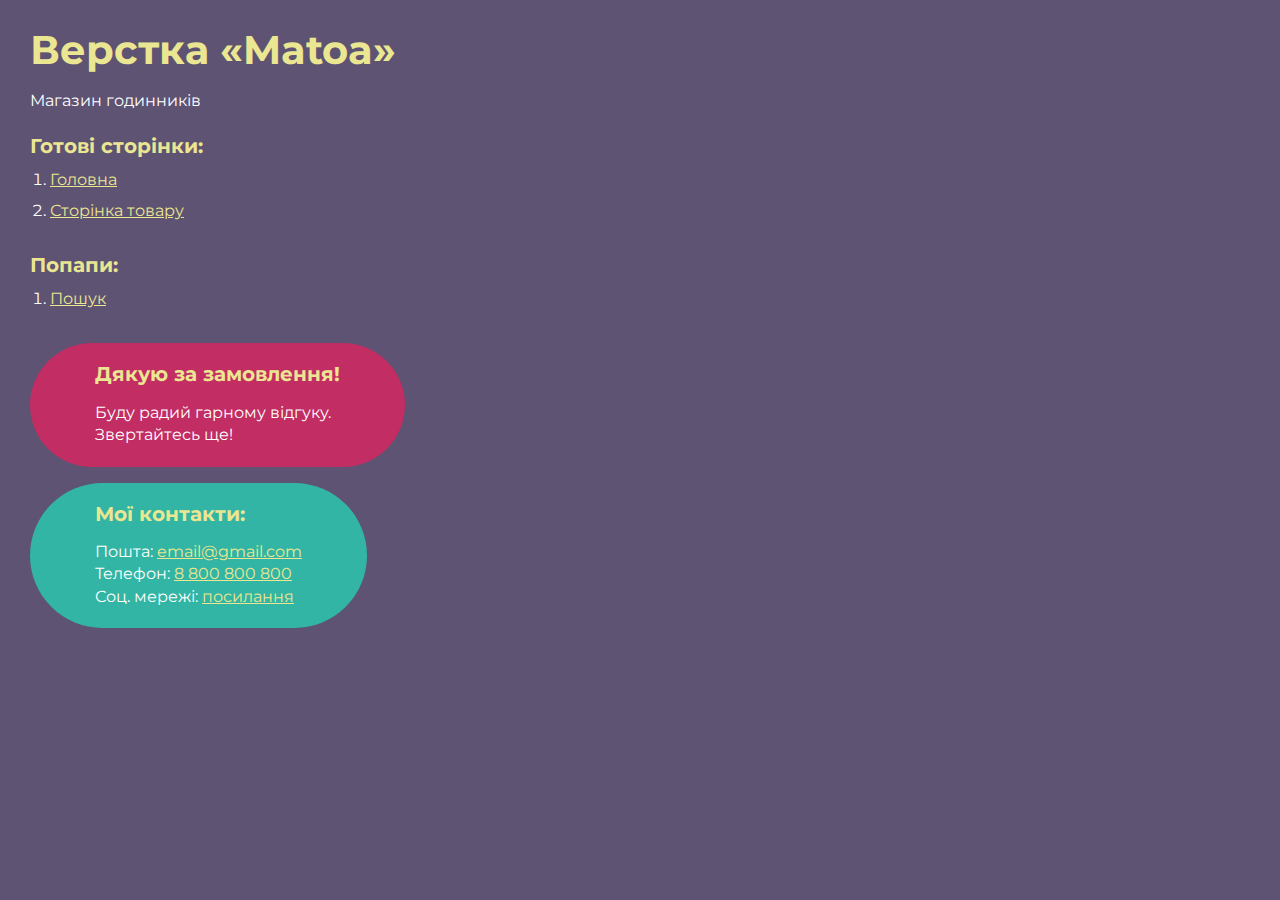
<file: index.html>
<!DOCTYPE html>
<html>

<head>
	<meta charset="UTF-8">
	<meta name="viewport" content="width=device-width, initial-scale=1.0">
	<title>Верстка «Matoa»</title>
</head>

<body>
	<div class="rootpage">
		<h1>Верстка «Matoa»</h1>
		<div class="rootpage__info">
			Магазин годинників
		</div>
		<h2>Готові сторінки:</h2>
		<ol class="rootpage__list">
			<li><a target="_blank" href="home.html">Головна</a></li>
			<li><a target="_blank" href="product.html">Сторінка товару</a></li>
		</ol>
		<h2>Попапи:</h2>
		<ol class="rootpage__list">
			<li><a target="_blank" href="home.html#search">Пошук</a></li>
		</ol>
		<div class="rootpage__tnx">
			<h2>Дякую за замовлення!</h2>
			<p>Буду радий гарному відгуку.</p>
			<p>Звертайтесь ще!</p>
		</div>
		<div class="rootpage__contacts">
			<h2>Мої контакти:</h2>
			<p>Пошта: <a href="mailto:email@gmail.com">email@gmail.com</a></p>
			<p>Телефон: <a href="tel:8800800800">8 800 800 800</a></p>
			<p>Соц. мережі: <a href="">посилання</a></p>
		</div>
	</div>
</body>
<style>
	@charset "UTF-8";
	@import url("https://fonts.googleapis.com/css?family=Montserrat:regular,700&display=swap");

	*,
	*::before,
	*::after {
		padding: 0px;
		margin: 0px;
		border: 0px;
		box-sizing: border-box;
	}

	html,
	body {
		height: 100%;
		margin: 0;
		padding: 0;
		min-width: 320px;
		width: 100%;
		color: #fff;
		background-color: #5e5373;
	}

	body {
		font-family: Montserrat;
		font-size: 100%;
		line-height: 1;
		font-size: 1rem;
	}

	a {
		text-decoration: underline;
		color: #ebe691
	}

	a:visited {
		text-decoration: underline;
		color: #aaa768;
	}

	a:hover {
		text-decoration: none;
	}

	ul li {
		list-style: none;
	}

	img {
		vertical-align: top;
	}

	.wrapper {
		width: 100%;
		min-height: 100%;
		overflow: hidden;
	}

	.rootpage {
		padding: 30px;
		display: flex;
		flex-direction: column;
		align-items: flex-start;
	}

	@media (max-width: 767px) {
		.rootpage {
			padding: 30px 15px;
		}
	}

	h1 {
		color: #ebe691;
		font-size: 2.5rem;
		margin: 0px 0px 1.25rem 0px;
	}

	@media (max-width: 767px) {
		h1 {
			font-size: 1.85rem;
			margin: 0px 0px 1.25rem 0px;
		}
	}

	h2 {
		color: #ebe691;
		font-size: 1.25rem;
		margin: 0px 0px 1rem 0px;
	}

	@media (max-width: 767px) {
		h2 {
			font-size: 1.125rem;
			margin: 0px 0px 1rem 0px;
		}
	}

	.rootpage__info {
		line-height: 140%;
		margin: 0px 0px 1.5rem 0px;
	}

	.rootpage__list {
		margin: 0px 0px 2.25rem 1.25rem;
	}

	.rootpage__list li:not(:last-child) {
		margin: 0px 0px 15px 0px;
	}

	.rootpage__contacts,
	.rootpage__tnx {
		border-radius: 200px;
		padding: 20px 65px;
		line-height: 140%;
	}

	@media (max-width: 767px) {

		.rootpage__contacts,
		.rootpage__tnx {
			border-radius: 40px;
			padding: 20px;
		}
	}

	.rootpage__contacts {
		background: #32b5a4;

	}

	.rootpage__contacts a {
		color: #ebe691;
	}

	.rootpage__tnx {
		background: #c22d63;
		margin: 0px 0px 1rem 0px;
	}
</style>

</html>
</file>
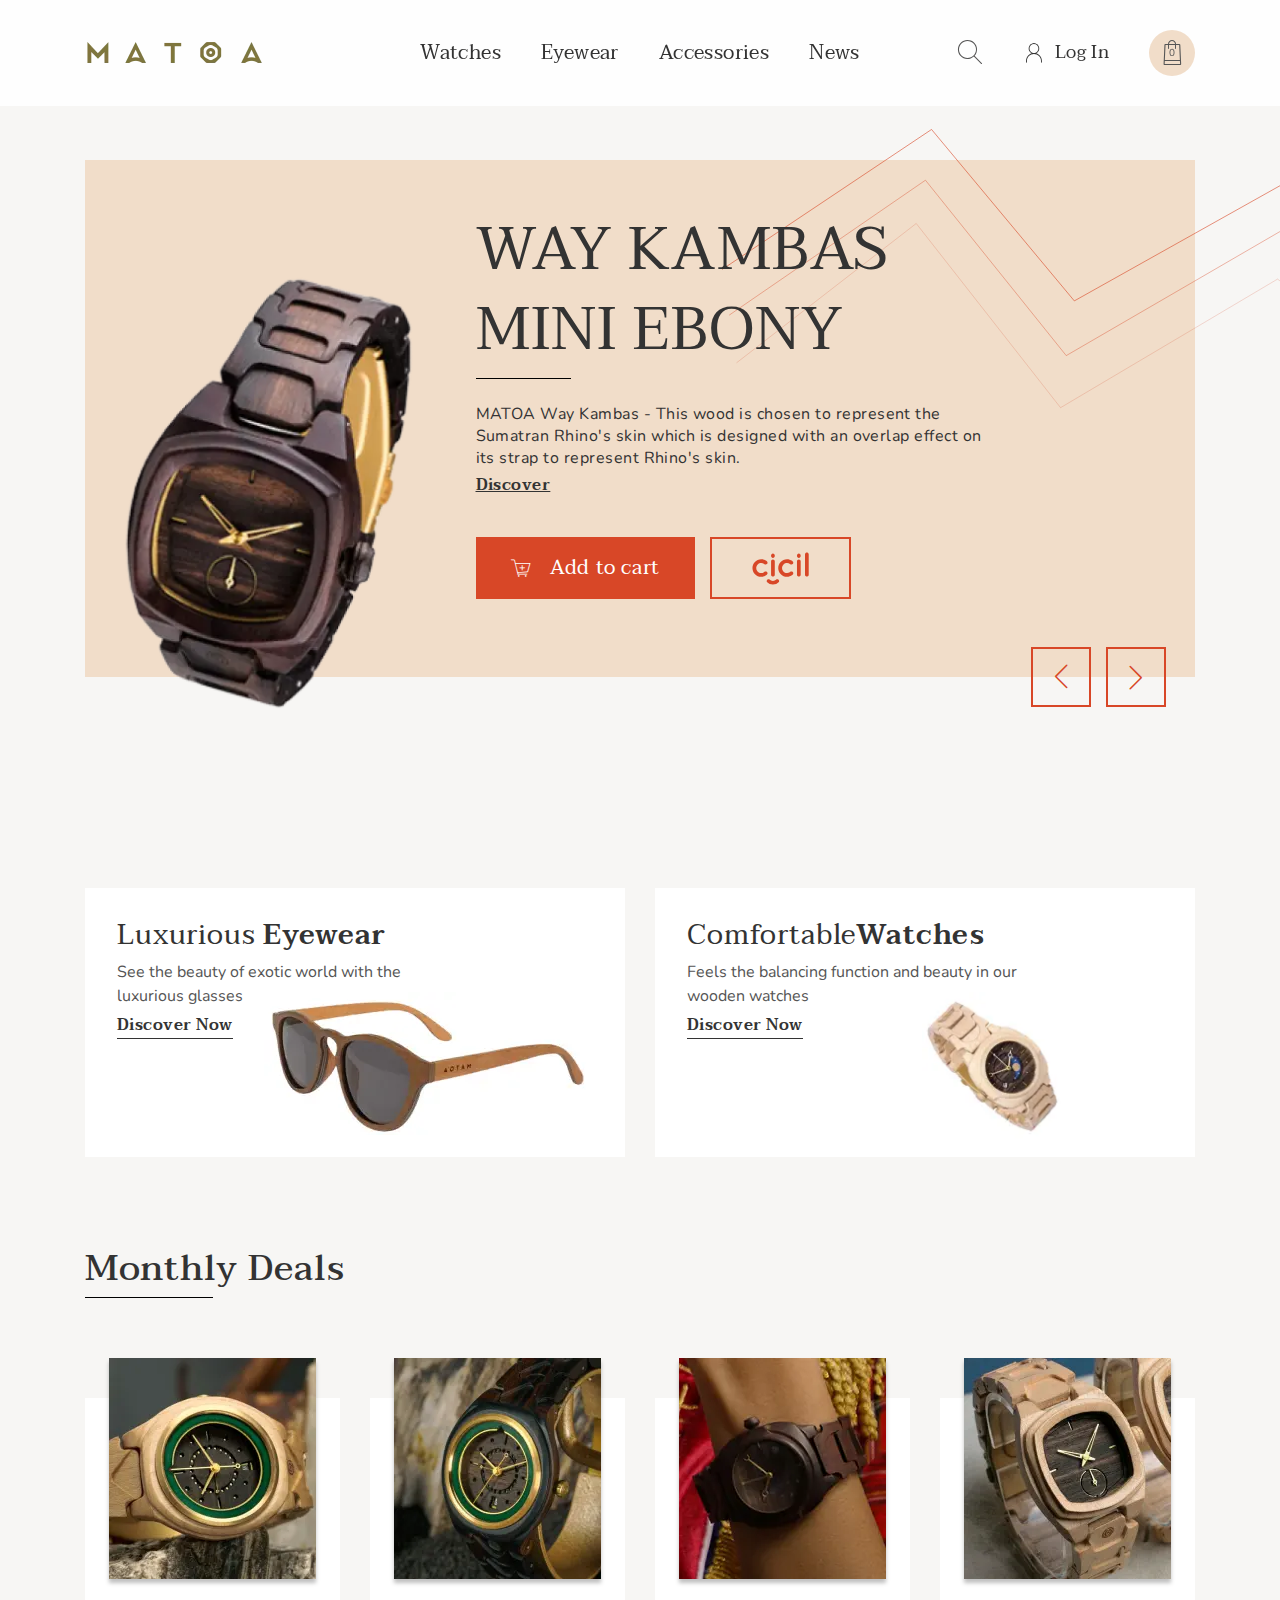
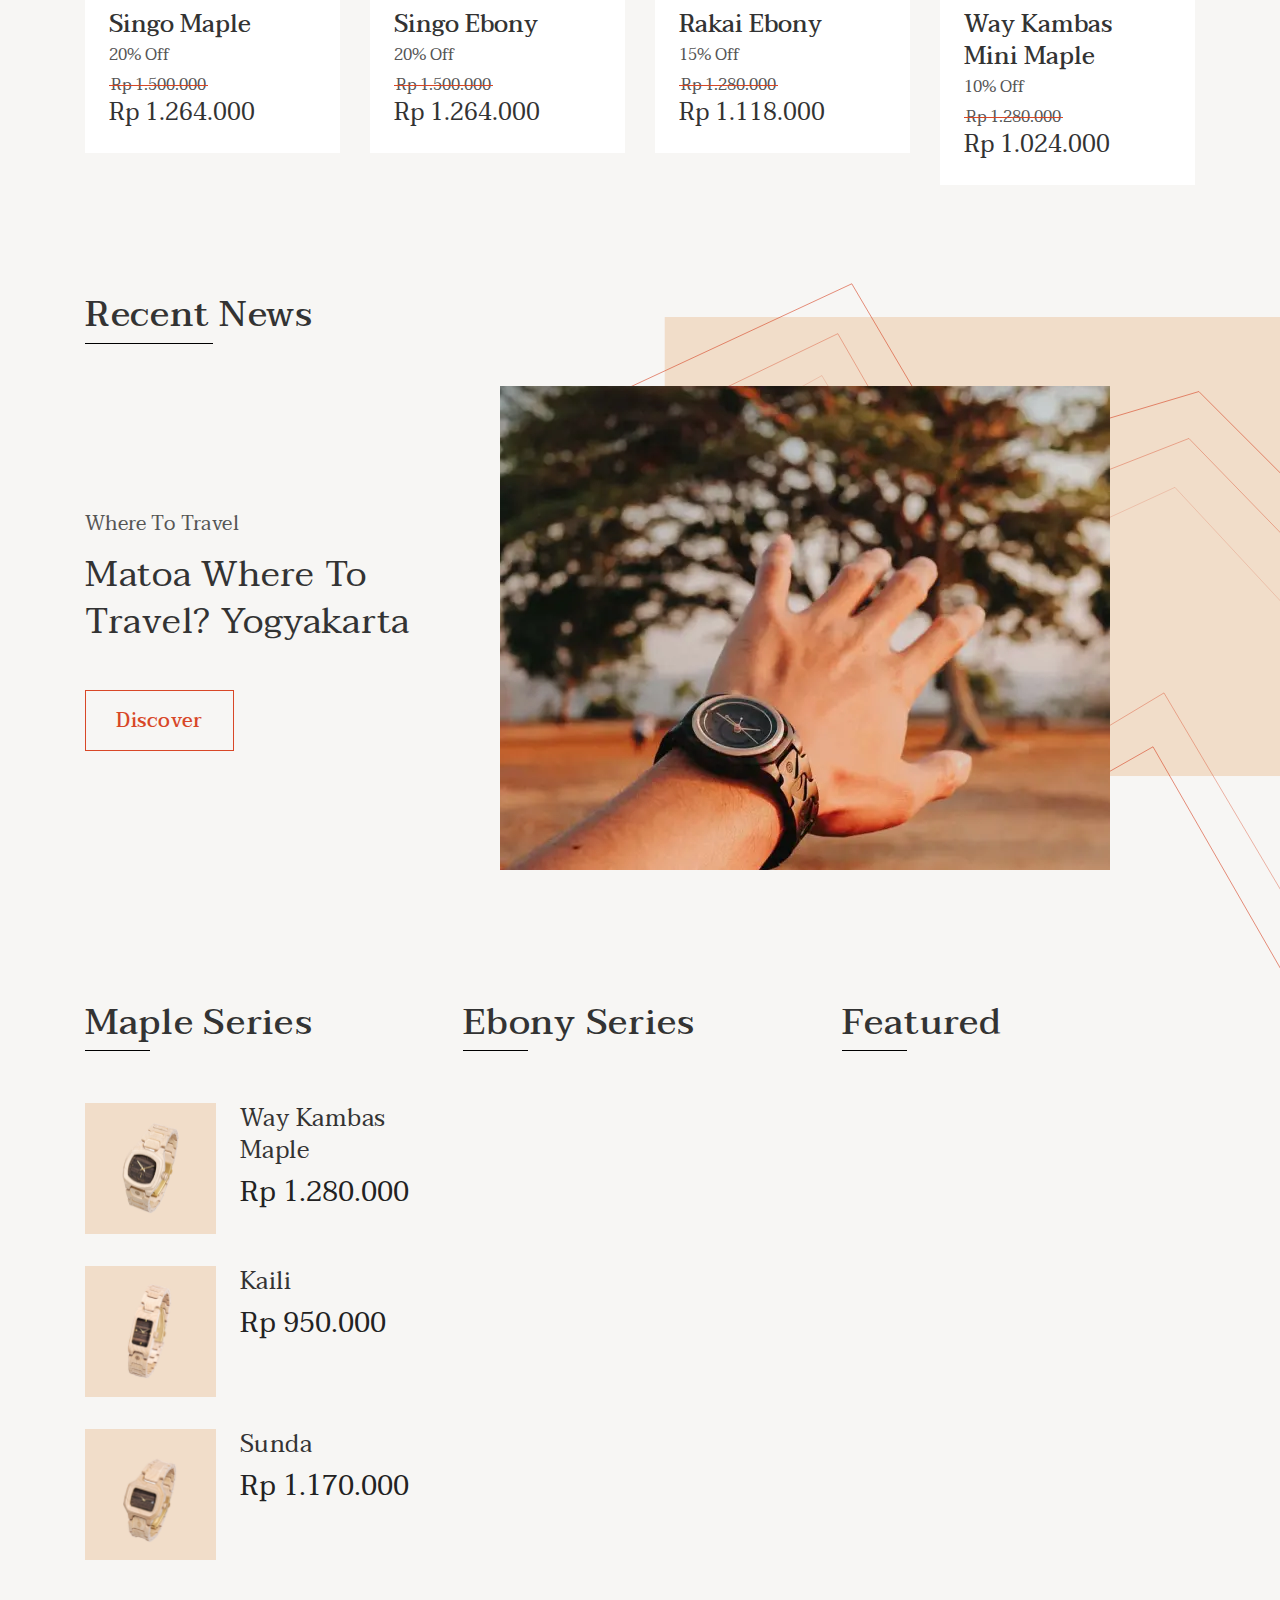
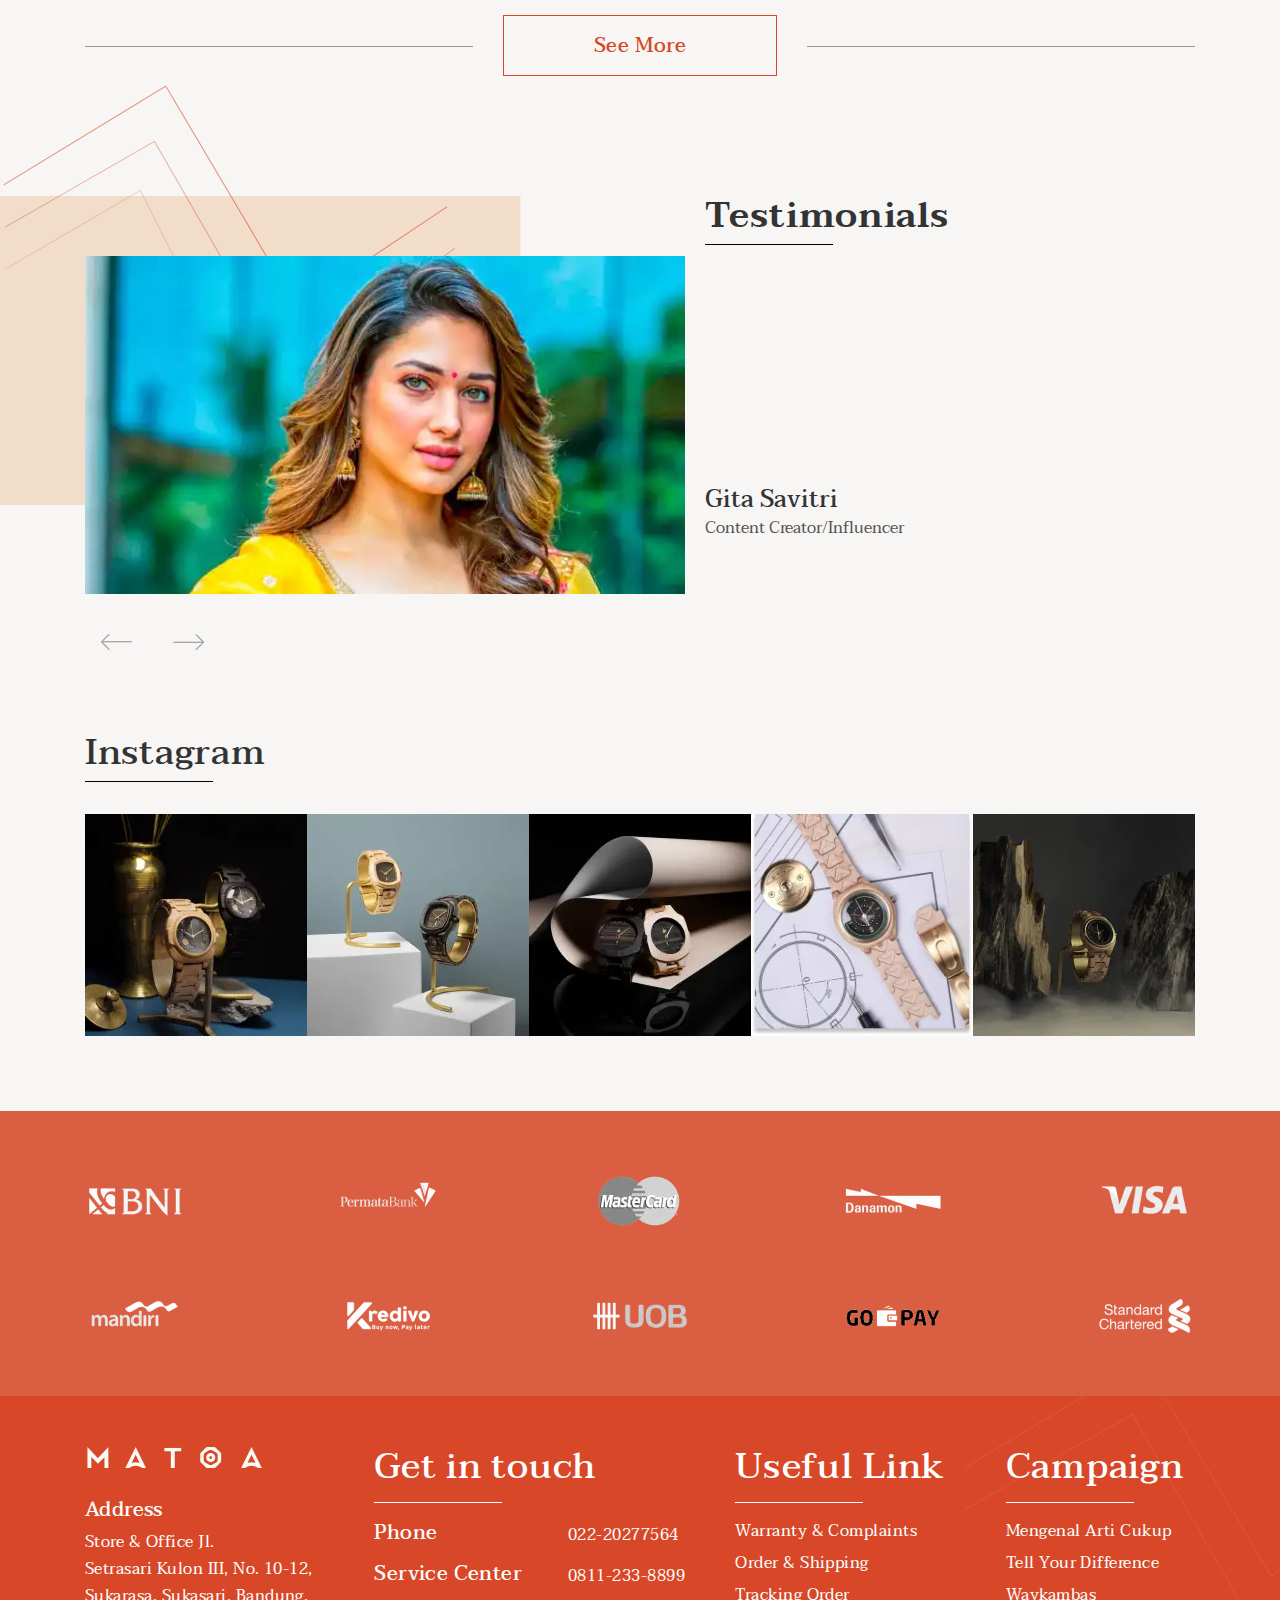
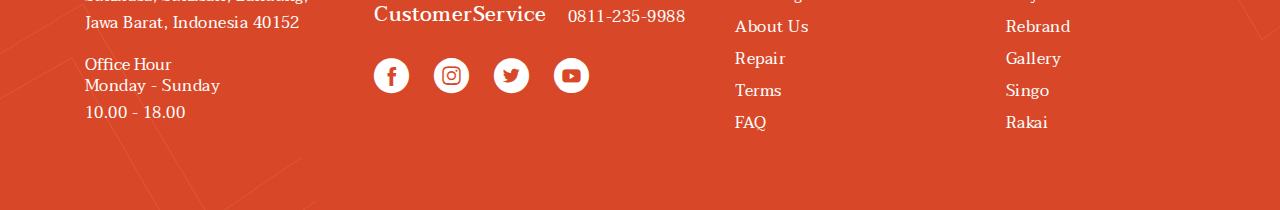
<file: home.html>
<!DOCTYPE html>
<html lang="en">

<head>
	<title>HomePage</title>
	<meta charset="UTF-8">
	<meta name="format-detection" content="telephone=no">
	<!-- <style>body{opacity: 0;}</style> -->
	<link rel="stylesheet" href="css/style.min.css?_v=20230307220026">
	<link rel="shortcut icon" href="favicon.ico">
	<!-- <meta name="robots" content="noindex, nofollow"> -->
	<meta name="viewport" content="width=device-width, initial-scale=1.0">
</head>

<body>
	<div class="wrapper">
		<header class="header" data-lp>
			<div class="header__container">
				<a href="" class="header__logo"><picture><source srcset="img/logo.webp" type="image/webp"><img src="img/logo.png" alt=""></picture></a>
				<div class="header__menu menu">

					<nav class="menu__body">
						<ul class="menu__list">
							<li class="menu__item"><a href="" class="menu__link">Watches</a></li>
							<li class="menu__item"><a href="" class="menu__link">Eyewear</a></li>
							<li class="menu__item"><a href="" class="menu__link">Accessories</a></li>
							<li class="menu__item"><a href="" class="menu__link">News</a></li>
						</ul>
					</nav>
				</div>
				<div class="header__actions actions-header">
					<a data-popup="#search" href="" class="actions-header__search _icon-Shape"></a>
					<a data-da=".menu__body, 400" href="" class="actions-header__login _icon-user">Log In</a>
					<a href="#" data-popup="#cart" class="actions-header__cart _icon-cart"><span>0</span></a>
					<button type="button" class="icon-menu"><span></span></button>
				</div>
			</div>
		</header>
		<main class="page">
			<section class="page__main-slider main-slider">
				<div class="main-slider__container">
					<!-- Оболонка слайдера -->
					<div class="main-slider__slider swiper">
						<!-- Частина слайдера, що рухається -->
						<div class="main-slider__wrapper swiper-wrapper">
							<!-- Слайд -->
							<div class="main-slider__slide slide-main-slider swiper-slide">
								<div data-da=".slide-main-slider__body_1, 767.98, 1" class="slide-main-slider__image-ibg_contain">
									<picture><source srcset="img/main_slider/clock.webp" type="image/webp"><img src="img/main_slider/clock.png" alt="clock"></picture>
								</div>
								<div class="slide-main-slider__body slide-main-slider__body_1">
									<h2 class="slide-main-slider__title">WAY KAMBAS MINI EBONY</h2>
									<div class="slide-main-slider__text text">MATOA Way Kambas - This wood is chosen to represent the Sumatran Rhino's skin which is designed with an overlap effect on its strap to represent Rhino's skin.</div>
									<a href="" class="slide-main-slider__more">Discover</a>
									<div class="slide-main-slider__action">
										<button data-ripple type="button" class="slide-main-slider__button button button_cart"><span class="_icon-cartplus">Add to cart</span></button>
										<a href="" class="slide-main-slider__button border-button border-button_cicil">
											<img src="img/icons/logo-cicil.svg" alt="cicil">
										</a>
									</div>
								</div>
							</div>
							<div class="main-slider__slide slide-main-slider swiper-slide">
								<div data-da=".slide-main-slider__body_2, 767.98, 1" class="slide-main-slider__image-ibg_contain">
									<picture><source srcset="img/main_slider/clock.webp" type="image/webp"><img src="img/main_slider/clock.png" alt="clock"></picture>
								</div>
								<div class="slide-main-slider__body slide-main-slider__body_2">
									<h2 class="slide-main-slider__title">WAY KAMBAS MINI EBONY</h2>
									<div class="slide-main-slider__text text">MATOA Way Kambas - This wood is chosen to represent the Sumatran Rhino's skin which is designed with an overlap effect on its strap to represent Rhino's skin.</div>
									<a href="" class="slide-main-slider__more">Discover</a>
									<div class="slide-main-slider__action">
										<button data-ripple type="button" class="slide-main-slider__button button button_cart"><span class="_icon-cartplus">Add to cart</span></button>
										<a href="" class="slide-main-slider__button border-button border-button_cicil">
											<img src="img/icons/logo-cicil.svg" alt="cicil">
										</a>
									</div>
								</div>
							</div>
						</div>
						<!-- Якщо потрібна навігація (ліворуч/праворуч) -->
						<div class="main-slider__arrows">
							<button type="button" class="main-slider__arrow swiper-button-prev _icon-arrov_slider"></button>
							<button type="button" class="main-slider__arrow swiper-button-next _icon-arrov_slider"></button>
						</div>
					</div>
				</div>
			</section>
			<div data-watch class="page__discover-now discover-now">
				<div class="discover-now__container">
					<article class="discover-now__item item-discover-now">
						<h3 class="item-discover-now__title">Luxurious <span>Eyewear</span> </h3>
						<div class="item-discover-now__body">
							<div class="item-discover-now__text">See the beauty of exotic world with the luxurious glasses</div>
							<a href="" class="item-discover-now__link">Discover Now</a>
							<div class="item-discover-now__image">
								<picture><source srcset="img/discover-new/01.webp" type="image/webp"><img src="img/discover-new/01.jpg" alt="image"></picture>
							</div>
						</div>
					</article>
					<article class="discover-now__item item-discover-now">
						<h3 class="item-discover-now__title">Comfortable<span>Watches</span> </h3>
						<div class="item-discover-now__body">
							<div class="item-discover-now__text">Feels the balancing function and beauty in our wooden watches</div>
							<a href="" class="item-discover-now__link">Discover Now</a>
							<div class="item-discover-now__image">
								<picture><source srcset="img/discover-new/02.webp" type="image/webp"><img src="img/discover-new/02.jpg" alt="image"></picture>
							</div>
						</div>
					</article>
				</div>
			</div>
			<section class="page__monthly-deals monthly-deals">
				<div class="monthly-deals__container">
					<h2 class="monthly-deals__title title">Monthly Deals</h2>
					<div class="monthly-deals__items">
						<article class="monthly-deals__item item-monthly-deals">
							<a href="" class="item-monthly-deals__image-ibg">
								<picture><source srcset="img/monthly-deals/01.webp" type="image/webp"><img src="img/monthly-deals/01.jpg" alt="image"></picture>
							</a>
							<div class="item-monthly-deals__body">
								<h4 class="item-monthly-deals__title">
									<a href="" class="item-monthly-deals__link-title">Singo Maple</a>
								</h4>
								<div class="item-monthly-deals__sale">20% Off</div>
								<div class="item-monthly-deals__price item-monthly-deals__price_old">Rp 1.500.000</div>
								<div class="item-monthly-deals__price">Rp 1.264.000</div>
								<div class="item-monthly-deals__hidden">
									<div class="item-monthly-deals__actions">
										<button class="item-monthly-deals__favorite _icon-favorite" type="button"></button>
										<button class="item-monthly-deals__cart button button_small" type="button">Add to cart</button>
									</div>
								</div>
							</div>
						</article>
						<article class="monthly-deals__item item-monthly-deals">
							<a href="" class="item-monthly-deals__image-ibg">
								<picture><source srcset="img/monthly-deals/02.webp" type="image/webp"><img src="img/monthly-deals/02.jpg" alt="image"></picture>
							</a>
							<div class="item-monthly-deals__body">
								<h4 class="item-monthly-deals__title">
									<a href="" class="item-monthly-deals__link-title">Singo Ebony</a>
								</h4>
								<div class="item-monthly-deals__sale">20% Off</div>
								<div class="item-monthly-deals__price item-monthly-deals__price_old">Rp 1.500.000</div>
								<div class="item-monthly-deals__price">Rp 1.264.000</div>
								<div class="item-monthly-deals__hidden">
									<div class="item-monthly-deals__actions">
										<button class="item-monthly-deals__favorite _icon-favorite" type="button"></button>
										<button class="item-monthly-deals__cart button button_small" type="button">Add to cart</button>
									</div>
								</div>
							</div>
						</article>
						<article class="monthly-deals__item item-monthly-deals">
							<a href="" class="item-monthly-deals__image-ibg">
								<picture><source srcset="img/monthly-deals/03.webp" type="image/webp"><img src="img/monthly-deals/03.jpg" alt="image"></picture>
							</a>
							<div class="item-monthly-deals__body">
								<h4 class="item-monthly-deals__title">
									<a href="" class="item-monthly-deals__link-title">Rakai Ebony</a>
								</h4>
								<div class="item-monthly-deals__sale">15% Off</div>
								<div class="item-monthly-deals__price item-monthly-deals__price_old">Rp 1.280.000</div>
								<div class="item-monthly-deals__price">Rp 1.118.000</div>
								<div class="item-monthly-deals__hidden">
									<div class="item-monthly-deals__actions">
										<button class="item-monthly-deals__favorite _icon-favorite" type="button"></button>
										<button class="item-monthly-deals__cart button button_small" type="button">Add to cart</button>
									</div>
								</div>
							</div>
						</article>
						<article class="monthly-deals__item item-monthly-deals">
							<a href="" class="item-monthly-deals__image-ibg">
								<picture><source srcset="img/monthly-deals/04.webp" type="image/webp"><img src="img/monthly-deals/04.jpg" alt="image"></picture>
							</a>
							<div class="item-monthly-deals__body">
								<h4 class="item-monthly-deals__title">
									<a href="" class="item-monthly-deals__link-title">Way Kambas Mini Maple</a>
								</h4>
								<div class="item-monthly-deals__sale">10% Off</div>
								<div class="item-monthly-deals__price item-monthly-deals__price_old">Rp 1.280.000</div>
								<div class="item-monthly-deals__price">Rp 1.024.000</div>
								<div class="item-monthly-deals__hidden">
									<div class="item-monthly-deals__actions">
										<button class="item-monthly-deals__favorite _icon-favorite" type="button"></button>
										<button class="item-monthly-deals__cart button button_small" type="button">Add to cart</button>
									</div>
								</div>
							</div>
						</article>
					</div>
				</div>
			</section>
			<section class="page__recent-news recent-news">
				<div class="recent-news__container">
					<h2 class="recent-news__title title">Recent News</h2>
					<div class="recent-news__body">
						<div class="recent-news__content">
							<div class="recent-news__label">Where To Travel</div>
							<div class="recent-news__sub-title">Matoa Where To Travel? Yogyakarta</div>
							<a href="" class="recent-news__button border-button">Discover</a>
						</div>
						<div class="recent-news__image">
							<picture><source srcset="img/recent-news/01.webp" type="image/webp"><img src="img/recent-news/01.jpg" alt="image"></picture>
						</div>
					</div>
				</div>
			</section>
			<section class="page__coloections coloections">
				<div class="coloections__container">
					<div class="coloections__body">
						<div class="coloections__column">
							<h3 class="coloections__title title title_small">Maple Series</h3>
							<div id="cat-01" class="coloections__items">
							</div>
						</div>
						<div class="coloections__column">
							<h3 class="coloections__title title title_small">Ebony Series</h3>
							<div id="cat-02" class="coloections__items">
							</div>
						</div>
						<div class="coloections__column">
							<h3 class="coloections__title title title_small">Featured</h3>
							<div id="cat-03" class="coloections__items">
							</div>
						</div>
					</div>
					<div class="coloections__futer futer-coloections">
						<div class="futer-coloections__body">
							<div class="futer-coloections__button border-button" type="button">See More</div>
						</div>
					</div>
				</div>
			</section>
			<section class="page__testimonials testimonials">
				<div class="testimonials__container">
					<h2 class="testimonials__title title title_semibold">Testimonials</h2>
					<div class="testimonials__slider swiper">
						<div class="testimonials__wrapper swiper-wrapper">
							<div class="testimonials__slide slide-testimonial swiper-slide">
								<div class="slide-testimonial__image-ibg_contain">
									<picture><source srcset="img/testimonial/01.webp" type="image/webp"><img src="img/testimonial/01.jpg" alt="image"></picture>
								</div>
								<div class="slide-testimonial__content">
									<h4 class="slide-testimonial__name">Gita Savitri</h4>
									<p class="slide-testimonial__info">Content Creator/Influencer</p>
								</div>
							</div>
							<div class="testimonials__slide slide-testimonial swiper-slide">
								<div class="slide-testimonial__image-ibg_contain">
									<picture><source srcset="img/testimonial/01.webp" type="image/webp"><img src="img/testimonial/01.webp" alt="image"></picture>
								</div>
								<div class="slide-testimonial__content">
									<h4 class="slide-testimonial__name">Gita Savitri</h4>
									<p class="slide-testimonial__info">Content Creator/Influencer</p>
								</div>
							</div>
						</div>
					</div>
					<div class="testimonials__arrows">
						<button class="testimonials__arrow testimonials__arrow_left _icon-arrov_slider_long" type="button"></button>
						<button class="testimonials__arrow testimonials__arrow_right _icon-arrov_slider_long" type="button"></button>
					</div>
				</div>
			</section>
			<section class="page__insta insta">
				<div class="insta__container">
					<h2 class="insta__title title">Instagram</h2>
					<div data-gallery class="insta__items">
						<a href="img/insta/01_big.jpg" class="insta__item">
							<div class="insta__image-ibg">
								<picture><source srcset="img/insta/01.webp" type="image/webp"><img src="img/insta/01.jpg" alt="image"></picture>
							</div>
						</a>
						<a href="img/insta/02_big.jpg" class="insta__item">
							<div class="insta__image-ibg">
								<picture><source srcset="img/insta/02.webp" type="image/webp"><img src="img/insta/02.jpg" alt="image"></picture>
							</div>
						</a>
						<a href="img/insta/03_big.jpg" class="insta__item">
							<div class="insta__image-ibg">
								<picture><source srcset="img/insta/03.webp" type="image/webp"><img src="img/insta/03.jpg" alt="image"></picture>
							</div>
						</a>
						<a href="img/insta/04_big.jpg" class="insta__item">
							<div class="insta__image-ibg">
								<picture><source srcset="img/insta/04.webp" type="image/webp"><img src="img/insta/04.jpg" alt="image"></picture>
							</div>
						</a>
						<a href="img/insta/05_big.jpg" class="insta__item">
							<div class="insta__image-ibg">
								<picture><source srcset="img/insta/05.webp" type="image/webp"><img src="img/insta/05.jpg" alt="image"></picture>
							</div>
						</a>
					</div>
				</div>
			</section>
			<div class="page__clients clients">
				<div class="clients__container">
					<div class="clients__item">
						<picture><source srcset="img/claents/01.webp" type="image/webp"><img src="img/claents/01.png" alt="image"></picture>
					</div>
					<div class="clients__item">
						<picture><source srcset="img/claents/02.webp" type="image/webp"><img src="img/claents/02.png" alt="image"></picture>
					</div>
					<div class="clients__item">
						<picture><source srcset="img/claents/03.webp" type="image/webp"><img src="img/claents/03.png" alt="image"></picture>
					</div>
					<div class="clients__item">
						<picture><source srcset="img/claents/04.webp" type="image/webp"><img src="img/claents/04.png" alt="image"></picture>
					</div>
					<div class="clients__item">
						<picture><source srcset="img/claents/05.webp" type="image/webp"><img src="img/claents/05.png" alt="image"></picture>
					</div>
					<div class="clients__item">
						<picture><source srcset="img/claents/06.webp" type="image/webp"><img src="img/claents/06.png" alt="image"></picture>
					</div>
					<div class="clients__item">
						<picture><source srcset="img/claents/07.webp" type="image/webp"><img src="img/claents/07.png" alt="image"></picture>
					</div>
					<div class="clients__item">
						<picture><source srcset="img/claents/08.webp" type="image/webp"><img src="img/claents/08.png" alt="image"></picture>
					</div>
					<div class="clients__item">
						<picture><source srcset="img/claents/09.webp" type="image/webp"><img src="img/claents/09.png" alt="image"></picture>
					</div>
					<div class="clients__item">
						<picture><source srcset="img/claents/10.webp" type="image/webp"><img src="img/claents/10.png" alt="image"></picture>
					</div>
				</div>
			</div>
		</main>
		<footer data-spollers="991.98,max" class="footer">
			<div class="footer__container">
				<div class="footer__column">
					<a href="#" class="footer__logo">
						<picture><source srcset="img/logo_futer.webp" type="image/webp"><img src="img/logo_futer.png" alt="logo_futer"></picture>
					</a>
					<div class="footer__blocks">
						<div class="footer__block">
							<h3 class="footer__label label-footer">Address</h3>
							<div class="footer__text">
								<p>Store & Office Jl.</p>
								<p>Setrasari Kulon III, No. 10-12,</p>
								<p>Sukarasa, Sukasari, Bandung,</p>
								<p>Jawa Barat, Indonesia 40152</p>
							</div>
						</div>
						<div class="footer__block">
							<h3 class="footer__label">Office Hour</h3>
							<div class="footer__text">
								<p>Monday - Sunday</p>
								<p>10.00 - 18.00</p>
							</div>
						</div>
					</div>
				</div>
				<div class="footer__column">
					<button type="button" data-spoller class="footer__title title title_white _icon-arrov_select">Get in touch</button>
					<div class="footer__contacts contacts-footer">
						<div class="contacts-footer__body">
							<div class="contacts-footer__label label-footer">Phone</div>
							<a href="tel:02220277564" class="contacts-footer__value">022-20277564</a>
							<div class="contacts-footer__label label-footer">Service Center</div>
							<a href="tel:08112338899" class="contacts-footer__value">0811-233-8899</a>
							<div class="contacts-footer__label label-footer">CustomerService</div>
							<a href="tel:08112359988" class="contacts-footer__value">0811-235-9988</a>
							<div class="footer__social social">
								<a href="#" class="social__item _icon-s-facebook"></a>
								<a href="#" class="social__item _icon-s-insta"></a>
								<a href="#" class="social__item _icon-s-twitter"></a>
								<a href="#" class="social__item _icon-s-youtube"></a>
							</div>
						</div>
					</div>
				</div>
				<div class="footer__column">
					<button type="button" data-spoller class="footer__title title title_white _icon-arrov_select">Useful Link</button>
					<nav class="footer__menu menu-footer">
						<ul class="menu-footer__list">
							<li class="menu-footer__item"><a href="" class="menu-footer__link">Warranty & Complaints</a></li>
							<li class="menu-footer__item"><a href="" class="menu-footer__link">Order & Shipping</a></li>
							<li class="menu-footer__item"><a href="" class="menu-footer__link">Tracking Order</a></li>
							<li class="menu-footer__item"><a href="" class="menu-footer__link">About Us</a></li>
							<li class="menu-footer__item"><a href="" class="menu-footer__link">Repair</a></li>
							<li class="menu-footer__item"><a href="" class="menu-footer__link">Terms</a></li>
							<li class="menu-footer__item"><a href="" class="menu-footer__link">FAQ</a></li>
						</ul>
					</nav>
				</div>
				<div class="footer__column">
					<button type="button" data-spoller class="footer__title title title_white _icon-arrov_select">Campaign</button>
					<nav class="footer__menu menu-footer">
						<ul class="menu-footer__list">
							<li class="menu-footer__item"><a href="" class="menu-footer__link">Mengenal Arti Cukup</a></li>
							<li class="menu-footer__item"><a href="" class="menu-footer__link">Tell Your Difference</a></li>
							<li class="menu-footer__item"><a href="" class="menu-footer__link">Waykambas</a></li>
							<li class="menu-footer__item"><a href="" class="menu-footer__link">Rebrand</a></li>
							<li class="menu-footer__item"><a href="" class="menu-footer__link">Gallery</a></li>
							<li class="menu-footer__item"><a href="" class="menu-footer__link">Singo</a></li>
							<li class="menu-footer__item"><a href="" class="menu-footer__link">Rakai</a></li>
						</ul>
					</nav>
				</div>
			</div>
		</footer>

	</div>
	<div id="search" aria-hidden="true" class="popup popup_search">
		<div class="popup__wrapper">
			<div class="popup__content">
				<button data-close type="button" class="popup__close"></button>
				<div class="popup__text">
					<form action="#" method="get" class="search-form">
						<div class="search-form__title title">Search</div>
						<div class="search-form__body">
							<div class="search-form__line">
								<input data-required autocomplete="off" type="text" name="form[]" data-error="Помилка" placeholder="Пошук" class="search-form__input input">
							</div>
							<button type="submit" class="button _icon-Shape"></button>
						</div>
					</form>
				</div>
			</div>
		</div>
	</div>

	<div id="cart" aria-hidden="true" class="popup popup_cart">
		<div class="popup__wrapper">
			<div class="popup__content">
				<button data-close type="button" class="popup__close"></button>
				<div class="popup__text">
					<form action="#" class="cart">
						<div class="cart__items">
							<div class="cart__item item-cart">
								<a href="" class="item-cart__image">
									<picture><source srcset="img/product/models/images/previv/00.webp" type="image/webp"><img src="img/product/models/images/previv/00.png" alt="image"></picture>
								</a>
								<div class="item-cart__body">
									<a href="" class="item-cart__title">Way Kambas Mini Ebony</a>
									<div class="item-cart__old-price old-price">Rp 1.280.000</div>
									<div class="item-cart__price">Rp 1.024.000</div>
									<div class="item-cart__options options-item-cart">
										<div class="options-item-cart__label">Custom Engrave</div>
										<div class="options-item-cart__value">“Happy | Birthday | from”</div>
									</div>
								</div>
								<div class="item-cart__info">
									<div class="item-cart__packaging">
										<div class="item-cart__label">Select Packaging</div>
										<select name="form[]" data-class-modif="cart">
											<option value="1" selected>Wooden Packaging (Rp 50.000)</option>
											<option value="2">Wooden Packaging (Rp 40.000)</option>
											<option value="3">Wooden Packaging (Rp 30.000)</option>
											<option value="4">Wooden Packaging (Rp 20.000)</option>
										</select>
									</div>
									<div class="item-cart__actions">
										<div data-quantity class="item-cart__quantity quantity">
											<button data-quantity-minus type="button" class="quantity__button quantity__button_minus"></button>
											<div class="quantity__input">
												<input data-quantity-value autocomplete="off" type="text" name="form[]" value="1">
											</div>
											<button data-quantity-plus type="button" class="quantity__button quantity__button_plus"></button>
										</div>
										<div class="item-cart__total">Rp 2.048.000</div>
										<button class="item-cart__delete _icon-dump"></button>
									</div>
								</div>
							</div>
							<div class="cart__item item-cart">
								<a href="" class="item-cart__image">
									<picture><source srcset="img/Colections/Featured/01.webp" type="image/webp"><img src="img/Colections/Featured/01.png" alt="image"></picture>
								</a>
								<div class="item-cart__body">
									<a href="" class="item-cart__title">Sikka (Ebony & Maple)</a>
									<div class="item-cart__price">Rp 1.264.000</div>
									<div class="item-cart__options options-item-cart">
									</div>
								</div>
								<div class="item-cart__info">
									<div class="item-cart__packaging">
										<div class="item-cart__label">Select Packaging</div>
										<select name="form[]" data-class-modif="cart">
											<option value="1">Default Packaging (Free)</option>
											<option value="2" selected>Wooden Packaging (Rp 40.000)</option>
											<option value="3">Wooden Packaging (Rp 30.000)</option>
											<option value="4">Wooden Packaging (Rp 20.000)</option>
										</select>
									</div>
									<div class="item-cart__actions">
										<div data-quantity class="item-cart__quantity quantity">
											<button data-quantity-minus type="button" class="quantity__button quantity__button_minus"></button>
											<div class="quantity__input">
												<input data-quantity-value autocomplete="off" type="text" name="form[]" value="1">
											</div>
											<button data-quantity-plus type="button" class="quantity__button quantity__button_plus"></button>
										</div>
										<div class="item-cart__total">Rp 1.264.000</div>
										<button class="item-cart__delete _icon-dump"></button>
									</div>
								</div>
							</div>
						</div>
						<div class="cart__footer">
							<div class="cart__promo promo-cart">
								<label for="p-1" class="promo-cart__label">Kode Promo</label>
								<div class="promo-cart__line">
									<input id="p-1" autocomplete="off" type="text" name="promo" class="promo-cart__input">
								</div>
								<div class="promo-cart__info">35% OFF</div>
							</div>
							<div class="cart__total total-cart">
								<div class="total-cart__label">Total</div>
								<div class="total-cart__value">
									<div class="total-cart__old-price old-price">Rp 3.312.000</div>
									<div class="total-cart__price">Rp 2.152.000</div>
								</div>
							</div>
						</div>
						<button type="submit" class="cart__button button">Checkout</button>

					</form>
				</div>
			</div>
		</div>
	</div>
	<script src="js/app.min.js?_v=20230307220026"></script>
</body>

</html>
</file>
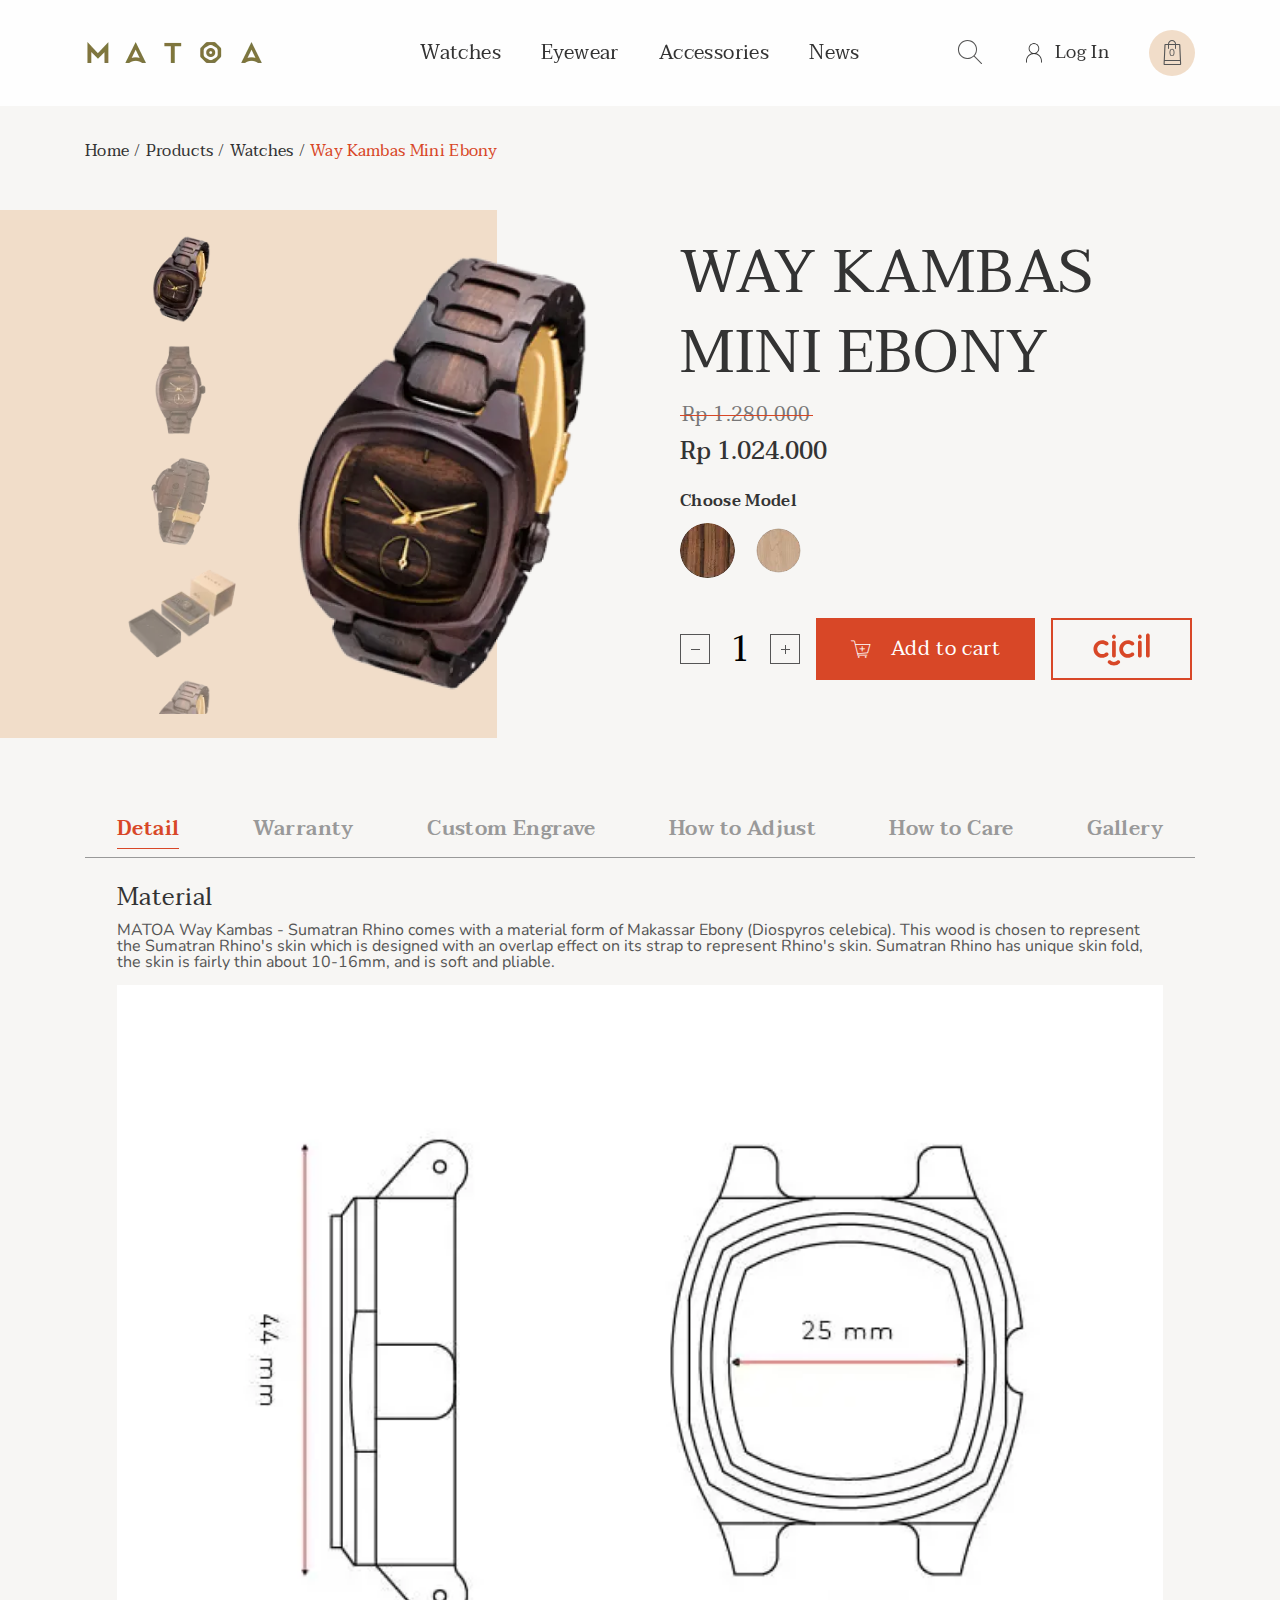
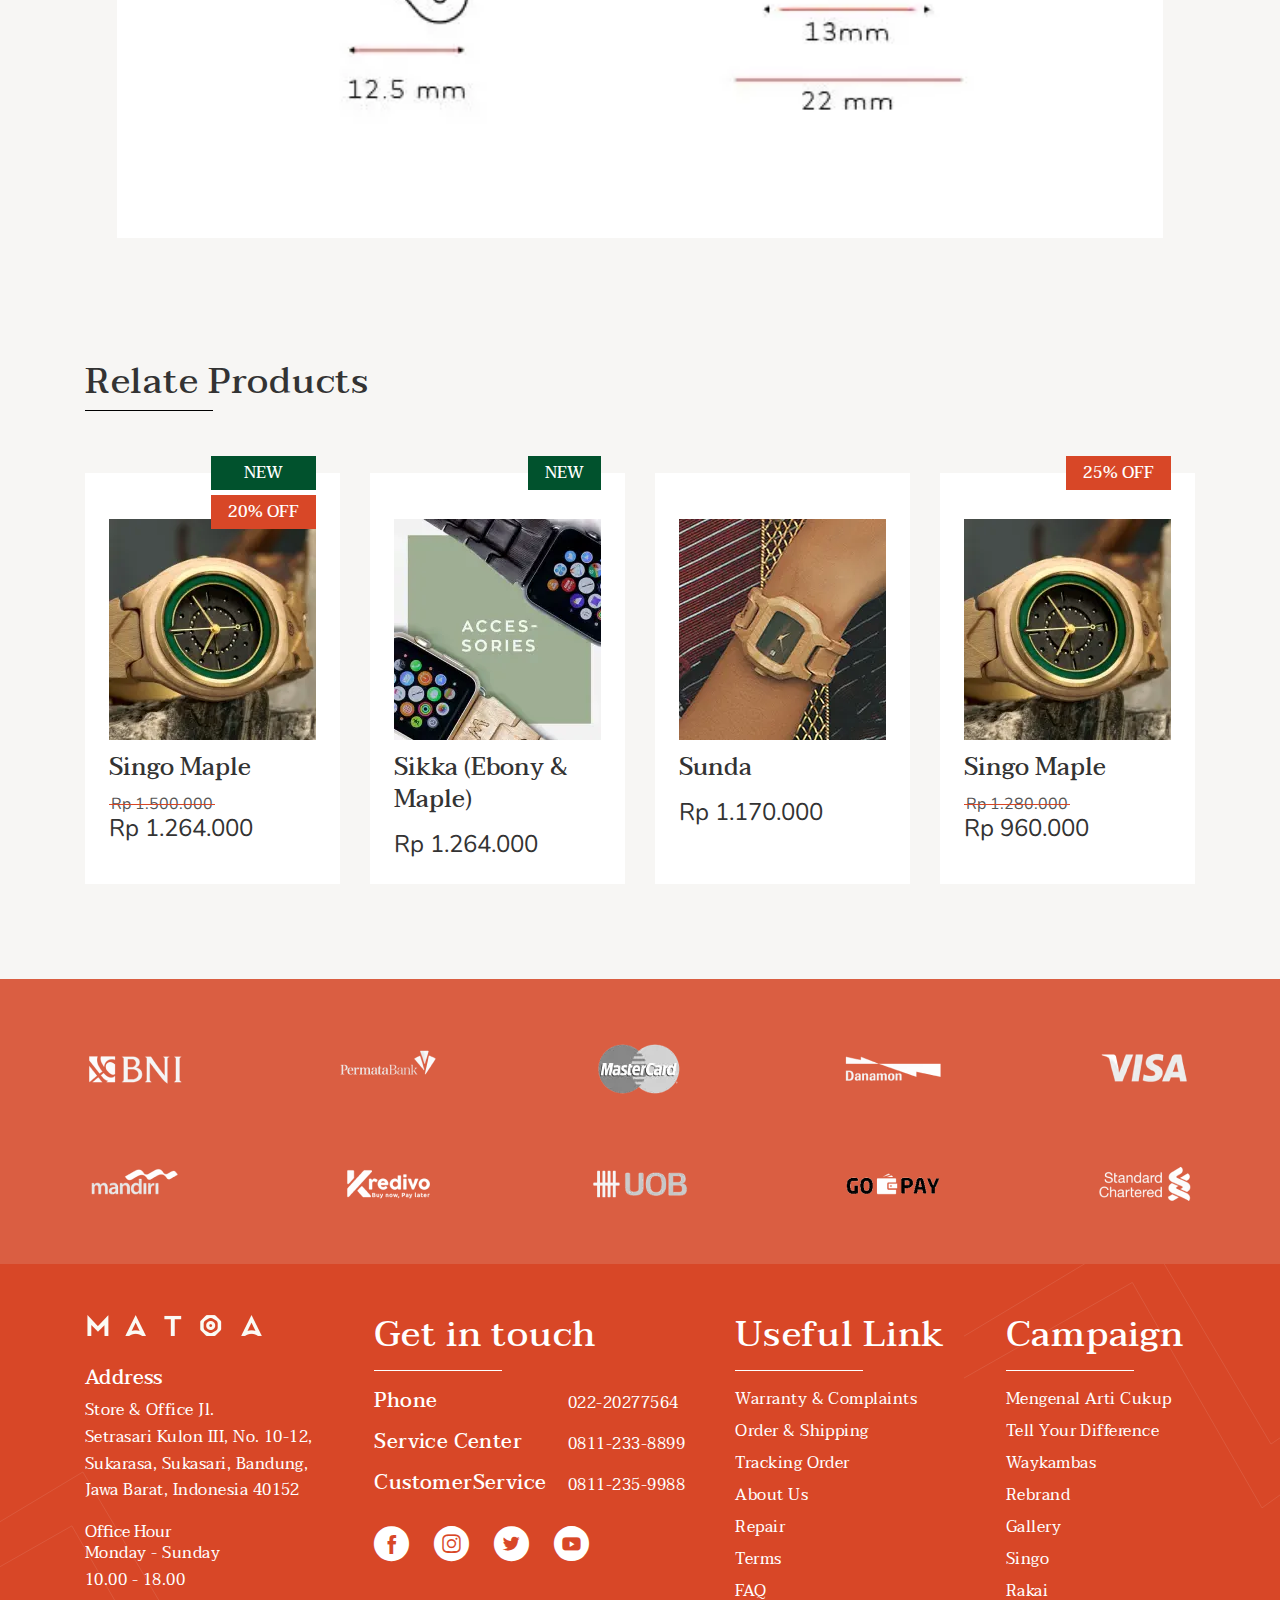
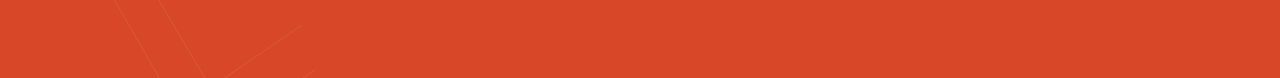
<file: product.html>
<!DOCTYPE html>
<html lang="en">

<head>
	<title>Product Page</title>
	<meta charset="UTF-8">
	<meta name="format-detection" content="telephone=no">
	<!-- <style>body{opacity: 0;}</style> -->
	<link rel="stylesheet" href="css/style.min.css?_v=20230307220026">
	<link rel="shortcut icon" href="favicon.ico">
	<!-- <meta name="robots" content="noindex, nofollow"> -->
	<meta name="viewport" content="width=device-width, initial-scale=1.0">
</head>

<body>
	<div class="wrapper">
		<header class="header" data-lp>
			<div class="header__container">
				<a href="" class="header__logo"><picture><source srcset="img/logo.webp" type="image/webp"><img src="img/logo.png" alt=""></picture></a>
				<div class="header__menu menu">

					<nav class="menu__body">
						<ul class="menu__list">
							<li class="menu__item"><a href="" class="menu__link">Watches</a></li>
							<li class="menu__item"><a href="" class="menu__link">Eyewear</a></li>
							<li class="menu__item"><a href="" class="menu__link">Accessories</a></li>
							<li class="menu__item"><a href="" class="menu__link">News</a></li>
						</ul>
					</nav>
				</div>
				<div class="header__actions actions-header">
					<a data-popup="#search" href="" class="actions-header__search _icon-Shape"></a>
					<a data-da=".menu__body, 400" href="" class="actions-header__login _icon-user">Log In</a>
					<a href="#" data-popup="#cart" class="actions-header__cart _icon-cart"><span>0</span></a>
					<button type="button" class="icon-menu"><span></span></button>
				</div>
			</div>
		</header>
		<main class="product">
			<nav class="product__breadcrumbs breadcrumbs">
				<div class="breadcrumbs__container">
					<ul class="breadcrumbs__list">
						<li class="breadcrumbs__item">
							<a href="" class="breadcrumbs__link">Home</a>
						</li>
						<li class="breadcrumbs__item">
							<a href="" class="breadcrumbs__link">Products</a>
						</li>
						<li class="breadcrumbs__item">
							<a href="" class="breadcrumbs__link">Watches</a>
						</li>
						<li class="breadcrumbs__item">
							<span href="" class="breadcrumbs__current">Way Kambas Mini Ebony</span>
						</li>
					</ul>
				</div>
			</nav>
			<section class="product__body body-product">
				<div class="body-product__container">
					<div class="body-product__images">
						<div class="images-product">
							<div class="images-product__slider swiper">
								<div class="images-product__wrapper swiper-wrapper">
									<div class="images-product__slide swiper-slide">
										<picture><source srcset="img/product/models/images/01.webp" type="image/webp"><img src="img/product/models/images/01.png" alt="image"></picture>
									</div>
									<div class="images-product__slide swiper-slide">
										<picture><source srcset="img/product/models/images/02.webp" type="image/webp"><img src="img/product/models/images/02.png" alt="image"></picture>
									</div>
									<div class="images-product__slide swiper-slide">
										<picture><source srcset="img/product/models/images/03.webp" type="image/webp"><img src="img/product/models/images/03.png" alt="image"></picture>
									</div>
									<div class="images-product__slide swiper-slide">
										<picture><source srcset="img/product/models/images/04.webp" type="image/webp"><img src="img/product/models/images/04.png" alt="image"></picture>
									</div>
									<div class="images-product__slide swiper-slide">
										<picture><source srcset="img/product/models/images/01.webp" type="image/webp"><img src="img/product/models/images/01.png" alt="image"></picture>
									</div>
									<div class="images-product__slide swiper-slide">
										<picture><source srcset="img/product/models/images/02.webp" type="image/webp"><img src="img/product/models/images/02.png" alt="image"></picture>
									</div>
									<div class="images-product__slide swiper-slide">
										<picture><source srcset="img/product/models/images/03.webp" type="image/webp"><img src="img/product/models/images/03.png" alt="image"></picture>
									</div>
									<div class="images-product__slide swiper-slide">
										<picture><source srcset="img/product/models/images/04.webp" type="image/webp"><img src="img/product/models/images/04.png" alt="image"></picture>
									</div>
								</div>
							</div>
						</div>
						<div class="images-preview">
							<div class="images-preview__slider swiper">
								<div class="images-preview__wrapper swiper-wrapper">
									<div class="images-preview__slide swiper-slide">
										<picture><source srcset="img/product/models/images/previv/00.webp" type="image/webp"><img src="img/product/models/images/previv/00.png" alt="image"></picture>
									</div>
									<div class="images-preview__slide swiper-slide">
										<picture><source srcset="img/product/models/images/previv/01.webp" type="image/webp"><img src="img/product/models/images/previv/01.png" alt="image"></picture>
									</div>
									<div class="images-preview__slide swiper-slide">
										<picture><source srcset="img/product/models/images/previv/02.webp" type="image/webp"><img src="img/product/models/images/previv/02.png" alt="image"></picture>
									</div>
									<div class="images-preview__slide swiper-slide">
										<picture><source srcset="img/product/models/images/previv/03.webp" type="image/webp"><img src="img/product/models/images/previv/03.png" alt="image"></picture>
									</div>
									<div class="images-preview__slide swiper-slide">
										<picture><source srcset="img/product/models/images/previv/00.webp" type="image/webp"><img src="img/product/models/images/previv/00.png" alt="image"></picture>
									</div>
									<div class="images-preview__slide swiper-slide">
										<picture><source srcset="img/product/models/images/previv/01.webp" type="image/webp"><img src="img/product/models/images/previv/01.png" alt="image"></picture>
									</div>
									<div class="images-preview__slide swiper-slide">
										<picture><source srcset="img/product/models/images/previv/02.webp" type="image/webp"><img src="img/product/models/images/previv/02.png" alt="image"></picture>
									</div>
									<div class="images-preview__slide swiper-slide">
										<picture><source srcset="img/product/models/images/previv/03.webp" type="image/webp"><img src="img/product/models/images/previv/03.png" alt="image"></picture>
									</div>
								</div>
							</div>
						</div>
					</div>
					<form action="#" class="body-product__content">
						<h1 data-da=".body-product__container,1140,first" class="body-product__title">WAY KAMBAS MINI EBONY</h1>
						<div class="body-product__price price-product">
							<div class="price-product__old">Rp 1.280.000</div>
							<div class="price-product__value">Rp 1.024.000</div>
						</div>
						<div class="body-product__model model-product">
							<div class="model-product__label">Choose Model</div>
							<div class="model-product__options">
								<div class="model-product__option option-product">
									<input checked id="o-1" type="radio" name="model" class="option-product__input" value="1">
									<label for="o-1" class="option-product__label">
										<picture><source srcset="img/product/models/01.webp" type="image/webp"><img src="img/product/models/01.png" alt="Model #1"></picture>
									</label>
								</div>
								<div class="model-product__option option-product">
									<input id="o-2" type="radio" name="model" class="option-product__input" value="2">
									<label for="o-2" class="option-product__label">
										<picture><source srcset="img/product/models/02.webp" type="image/webp"><img src="img/product/models/02.png" alt="Model #2"></picture>
									</label>
								</div>
							</div>
						</div>
						<div class="body-product__actions">
							<div data-quantity class="body-product__quantity quantity">
								<button data-quantity-minus type="button" class="quantity__button quantity__button_minus"></button>
								<div class="quantity__input">
									<input data-quantity-value autocomplete="off" type="text" name="form[]" value="1">
								</div>
								<button data-quantity-plus type="button" class="quantity__button quantity__button_plus"></button>
							</div>
							<button type="button" class="body-product__add-to-cart button button_cart"><span class="_icon-cartplus">Add to cart</span></button>
							<button type="button" class="body-product__cicil border-button border-button_cicil">
								<img src="img/icons/logo-cicil.svg" alt="logo-cicil">
							</button>
						</div>
					</form>
				</div>
			</section>
			<section class="product__info info-product">
				<div class="info-product__container">
					<div data-tabs class="info-product__tabs">
						<nav data-tabs-titles class="info-product__navigation">
							<button type="button" class="info-product__title _tab-active">Detail</button>
							<button type="button" class="info-product__title">Warranty</button>
							<button type="button" class="info-product__title">Custom Engrave</button>
							<button type="button" class="info-product__title">How to Adjust</button>
							<button type="button" class="info-product__title">How to Care</button>
							<button type="button" class="info-product__title">Gallery</button>
						</nav>
						<div data-tabs-body class="info-product__content">
							<div class="info-product__body">
								<h4 class="info-product__label">Material</h4>
								<p class="info-product__text">MATOA Way Kambas - Sumatran Rhino comes with a material form of Makassar Ebony (Diospyros celebica). This wood is chosen to represent the Sumatran Rhino's skin which is designed with an overlap effect on its strap to represent Rhino's skin. Sumatran Rhino has unique skin fold, the skin is fairly thin about 10-16mm, and is soft and pliable.</p>
								<div class="info-product__image">
									<picture><source srcset="img/product/tabs/01.webp" type="image/webp"><img src="img/product/tabs/01.png" alt="image"></picture>
								</div>
							</div>
							<div class="info-product__body">
								<h4 class="info-product__label">Case</h4>
								<p class="info-product__text">The case on this timepiece is made with Height 12.5mm, Width 36mm, Length 33mm and Dial Opening 25mm. The glass is equipped with K1 flat glass to increase the enhanced durability on timepieces as scratch resistant and anti fingerprint. This timepiece is also equipped with Hand Polish Brass Spacer for a longer usage periods.</p>
							</div>
							<div class="info-product__body">
								<h4 class="info-product__label">Movement</h4>
								<p class="info-product__text">For the first time, MATOA comes with Seiko Quartz VD78 movement with small second function. A small second hand is above 6 o'clock position. This second hand dial is dedicated to Sumatran Rhino whom every second of its life is so precious because whenever Sumatran Rhino goes, it can be threatened by illegal poaching</p>
							</div>
							<div class="info-product__body">
								<h4 class="info-product__label">Dial</h4>
								<p class="info-product__text">In the dial, there are double layer of Makassar Ebony Veneer with 3, 9 & 12 o'clock laser cut brass plate index.</p>
							</div>
							<div class="info-product__body">
								<h4 class="info-product__label">Hand</h4>
								<p class="info-product__text">The hour, minute & small second hands on MATOA Way Kambas - Sumatran Rhino is outfitted with skeleton hand and brush finished with Gold Matte color. This new design aims at adding a value for this special edition.</p>
							</div>
							<div class="info-product__body">
								<h4 class="info-product__label">Important to Note</h4>
								<p class="info-product__text">Wood color on watches is produced from a combination of mature and fresh wood but should not be viewed as a defect. It is a very natural process of wood aging.</p>
							</div>

						</div>
					</div>
				</div>
			</section>
			<section class="product__relate relate">
				<div class="relate__container">
					<h3 class="relate__title title">Relate Products</h3>
					<div class="relate__items">
						<article class="relate__item item-relate">
							<div class="item-relate__labels">
								<div class="item-relate__label item-relate__label_new">NEW</div>
								<div class="item-relate__label item-relate__label_sale">20% OFF</div>
							</div>
							<a href="" class="item-relate__image-ibg">
								<picture><source data-srcset="img/relate/01.webp" srcset="[data-uri]" type="image/webp"><img src="[data-uri]"  data-src="img/relate/01.jpg" alt="image"></picture>
							</a>
							<h4 class="item-relate__title">
								<a href="" class="item-relate__link-title">Singo Maple</a>
							</h4>
							<div class="item-relate__old-price">Rp 1.500.000</div>
							<div class="item-relate__price">Rp 1.264.000</div>
						</article>
						<article class="relate__item item-relate">
							<div class="item-relate__labels">
								<div class="item-relate__label item-relate__label_new">NEW</div>
							</div>
							<a href="" class="item-relate__image-ibg">
								<picture><source data-srcset="img/relate/02.webp" srcset="[data-uri]" type="image/webp"><img src="[data-uri]"  data-src="img/relate/02.jpg" alt="image"></picture>
							</a>
							<h4 class="item-relate__title">
								<a href="" class="item-relate__link-title">Sikka (Ebony & Maple)</a>
							</h4>
							<div class="item-relate__price">Rp 1.264.000</div>
						</article>
						<article class="relate__item item-relate">
							<div class="item-relate__labels">
								<div class="item-relate__label item-relate__label"></div>
							</div>
							<a href="" class="item-relate__image-ibg">
								<picture><source data-srcset="img/relate/03.webp" srcset="[data-uri]" type="image/webp"><img src="[data-uri]"  data-src="img/relate/03.jpg" alt="image"></picture>
							</a>
							<h4 class="item-relate__title">
								<a href="" class="item-relate__link-title">Sunda</a>
							</h4>
							<div class="item-relate__price">Rp 1.170.000</div>
						</article>
						<article class="relate__item item-relate">
							<div class="item-relate__labels">
								<div class="item-relate__label item-relate__label_sale">25% OFF</div>
							</div>
							<a href="" class="item-relate__image-ibg">
								<picture><source data-srcset="img/relate/01.webp" srcset="[data-uri]" type="image/webp"><img src="[data-uri]"  data-src="img/relate/01.jpg" alt="image"></picture>
							</a>
							<h4 class="item-relate__title">
								<a href="" class="item-relate__link-title">Singo Maple</a>
							</h4>
							<div class="item-relate__old-price">Rp 1.280.000</div>
							<div class="item-relate__price">Rp 960.000</div>
						</article>
					</div>
				</div>
			</section>
			<div class="product__clients clients">
				<div class="clients__container">
					<div class="clients__item">
						<picture><source srcset="img/claents/01.webp" type="image/webp"><img src="img/claents/01.png" alt="image"></picture>
					</div>
					<div class="clients__item">
						<picture><source srcset="img/claents/02.webp" type="image/webp"><img src="img/claents/02.png" alt="image"></picture>
					</div>
					<div class="clients__item">
						<picture><source srcset="img/claents/03.webp" type="image/webp"><img src="img/claents/03.png" alt="image"></picture>
					</div>
					<div class="clients__item">
						<picture><source srcset="img/claents/04.webp" type="image/webp"><img src="img/claents/04.png" alt="image"></picture>
					</div>
					<div class="clients__item">
						<picture><source srcset="img/claents/05.webp" type="image/webp"><img src="img/claents/05.png" alt="image"></picture>
					</div>
					<div class="clients__item">
						<picture><source srcset="img/claents/06.webp" type="image/webp"><img src="img/claents/06.png" alt="image"></picture>
					</div>
					<div class="clients__item">
						<picture><source srcset="img/claents/07.webp" type="image/webp"><img src="img/claents/07.png" alt="image"></picture>
					</div>
					<div class="clients__item">
						<picture><source srcset="img/claents/08.webp" type="image/webp"><img src="img/claents/08.png" alt="image"></picture>
					</div>
					<div class="clients__item">
						<picture><source srcset="img/claents/09.webp" type="image/webp"><img src="img/claents/09.png" alt="image"></picture>
					</div>
					<div class="clients__item">
						<picture><source srcset="img/claents/10.webp" type="image/webp"><img src="img/claents/10.png" alt="image"></picture>
					</div>
				</div>
			</div>
		</main>
		<footer data-spollers="991.98,max" class="footer">
			<div class="footer__container">
				<div class="footer__column">
					<a href="#" class="footer__logo">
						<picture><source srcset="img/logo_futer.webp" type="image/webp"><img src="img/logo_futer.png" alt="logo_futer"></picture>
					</a>
					<div class="footer__blocks">
						<div class="footer__block">
							<h3 class="footer__label label-footer">Address</h3>
							<div class="footer__text">
								<p>Store & Office Jl.</p>
								<p>Setrasari Kulon III, No. 10-12,</p>
								<p>Sukarasa, Sukasari, Bandung,</p>
								<p>Jawa Barat, Indonesia 40152</p>
							</div>
						</div>
						<div class="footer__block">
							<h3 class="footer__label">Office Hour</h3>
							<div class="footer__text">
								<p>Monday - Sunday</p>
								<p>10.00 - 18.00</p>
							</div>
						</div>
					</div>
				</div>
				<div class="footer__column">
					<button type="button" data-spoller class="footer__title title title_white _icon-arrov_select">Get in touch</button>
					<div class="footer__contacts contacts-footer">
						<div class="contacts-footer__body">
							<div class="contacts-footer__label label-footer">Phone</div>
							<a href="tel:02220277564" class="contacts-footer__value">022-20277564</a>
							<div class="contacts-footer__label label-footer">Service Center</div>
							<a href="tel:08112338899" class="contacts-footer__value">0811-233-8899</a>
							<div class="contacts-footer__label label-footer">CustomerService</div>
							<a href="tel:08112359988" class="contacts-footer__value">0811-235-9988</a>
							<div class="footer__social social">
								<a href="#" class="social__item _icon-s-facebook"></a>
								<a href="#" class="social__item _icon-s-insta"></a>
								<a href="#" class="social__item _icon-s-twitter"></a>
								<a href="#" class="social__item _icon-s-youtube"></a>
							</div>
						</div>
					</div>
				</div>
				<div class="footer__column">
					<button type="button" data-spoller class="footer__title title title_white _icon-arrov_select">Useful Link</button>
					<nav class="footer__menu menu-footer">
						<ul class="menu-footer__list">
							<li class="menu-footer__item"><a href="" class="menu-footer__link">Warranty & Complaints</a></li>
							<li class="menu-footer__item"><a href="" class="menu-footer__link">Order & Shipping</a></li>
							<li class="menu-footer__item"><a href="" class="menu-footer__link">Tracking Order</a></li>
							<li class="menu-footer__item"><a href="" class="menu-footer__link">About Us</a></li>
							<li class="menu-footer__item"><a href="" class="menu-footer__link">Repair</a></li>
							<li class="menu-footer__item"><a href="" class="menu-footer__link">Terms</a></li>
							<li class="menu-footer__item"><a href="" class="menu-footer__link">FAQ</a></li>
						</ul>
					</nav>
				</div>
				<div class="footer__column">
					<button type="button" data-spoller class="footer__title title title_white _icon-arrov_select">Campaign</button>
					<nav class="footer__menu menu-footer">
						<ul class="menu-footer__list">
							<li class="menu-footer__item"><a href="" class="menu-footer__link">Mengenal Arti Cukup</a></li>
							<li class="menu-footer__item"><a href="" class="menu-footer__link">Tell Your Difference</a></li>
							<li class="menu-footer__item"><a href="" class="menu-footer__link">Waykambas</a></li>
							<li class="menu-footer__item"><a href="" class="menu-footer__link">Rebrand</a></li>
							<li class="menu-footer__item"><a href="" class="menu-footer__link">Gallery</a></li>
							<li class="menu-footer__item"><a href="" class="menu-footer__link">Singo</a></li>
							<li class="menu-footer__item"><a href="" class="menu-footer__link">Rakai</a></li>
						</ul>
					</nav>
				</div>
			</div>
		</footer>

	</div>
	<div id="search" aria-hidden="true" class="popup popup_search">
		<div class="popup__wrapper">
			<div class="popup__content">
				<button data-close type="button" class="popup__close"></button>
				<div class="popup__text">
					<form action="#" method="get" class="search-form">
						<div class="search-form__title title">Search</div>
						<div class="search-form__body">
							<div class="search-form__line">
								<input data-required autocomplete="off" type="text" name="form[]" data-error="Помилка" placeholder="Пошук" class="search-form__input input">
							</div>
							<button type="submit" class="button _icon-Shape"></button>
						</div>
					</form>
				</div>
			</div>
		</div>
	</div>

	<div id="cart" aria-hidden="true" class="popup popup_cart">
		<div class="popup__wrapper">
			<div class="popup__content">
				<button data-close type="button" class="popup__close"></button>
				<div class="popup__text">
					<form action="#" class="cart">
						<div class="cart__items">
							<div class="cart__item item-cart">
								<a href="" class="item-cart__image">
									<picture><source srcset="img/product/models/images/previv/00.webp" type="image/webp"><img src="img/product/models/images/previv/00.png" alt="image"></picture>
								</a>
								<div class="item-cart__body">
									<a href="" class="item-cart__title">Way Kambas Mini Ebony</a>
									<div class="item-cart__old-price old-price">Rp 1.280.000</div>
									<div class="item-cart__price">Rp 1.024.000</div>
									<div class="item-cart__options options-item-cart">
										<div class="options-item-cart__label">Custom Engrave</div>
										<div class="options-item-cart__value">“Happy | Birthday | from”</div>
									</div>
								</div>
								<div class="item-cart__info">
									<div class="item-cart__packaging">
										<div class="item-cart__label">Select Packaging</div>
										<select name="form[]" data-class-modif="cart">
											<option value="1" selected>Wooden Packaging (Rp 50.000)</option>
											<option value="2">Wooden Packaging (Rp 40.000)</option>
											<option value="3">Wooden Packaging (Rp 30.000)</option>
											<option value="4">Wooden Packaging (Rp 20.000)</option>
										</select>
									</div>
									<div class="item-cart__actions">
										<div data-quantity class="item-cart__quantity quantity">
											<button data-quantity-minus type="button" class="quantity__button quantity__button_minus"></button>
											<div class="quantity__input">
												<input data-quantity-value autocomplete="off" type="text" name="form[]" value="1">
											</div>
											<button data-quantity-plus type="button" class="quantity__button quantity__button_plus"></button>
										</div>
										<div class="item-cart__total">Rp 2.048.000</div>
										<button class="item-cart__delete _icon-dump"></button>
									</div>
								</div>
							</div>
							<div class="cart__item item-cart">
								<a href="" class="item-cart__image">
									<picture><source srcset="img/Colections/Featured/01.webp" type="image/webp"><img src="img/Colections/Featured/01.png" alt="image"></picture>
								</a>
								<div class="item-cart__body">
									<a href="" class="item-cart__title">Sikka (Ebony & Maple)</a>
									<div class="item-cart__price">Rp 1.264.000</div>
									<div class="item-cart__options options-item-cart">
									</div>
								</div>
								<div class="item-cart__info">
									<div class="item-cart__packaging">
										<div class="item-cart__label">Select Packaging</div>
										<select name="form[]" data-class-modif="cart">
											<option value="1">Default Packaging (Free)</option>
											<option value="2" selected>Wooden Packaging (Rp 40.000)</option>
											<option value="3">Wooden Packaging (Rp 30.000)</option>
											<option value="4">Wooden Packaging (Rp 20.000)</option>
										</select>
									</div>
									<div class="item-cart__actions">
										<div data-quantity class="item-cart__quantity quantity">
											<button data-quantity-minus type="button" class="quantity__button quantity__button_minus"></button>
											<div class="quantity__input">
												<input data-quantity-value autocomplete="off" type="text" name="form[]" value="1">
											</div>
											<button data-quantity-plus type="button" class="quantity__button quantity__button_plus"></button>
										</div>
										<div class="item-cart__total">Rp 1.264.000</div>
										<button class="item-cart__delete _icon-dump"></button>
									</div>
								</div>
							</div>
						</div>
						<div class="cart__footer">
							<div class="cart__promo promo-cart">
								<label for="p-1" class="promo-cart__label">Kode Promo</label>
								<div class="promo-cart__line">
									<input id="p-1" autocomplete="off" type="text" name="promo" class="promo-cart__input">
								</div>
								<div class="promo-cart__info">35% OFF</div>
							</div>
							<div class="cart__total total-cart">
								<div class="total-cart__label">Total</div>
								<div class="total-cart__value">
									<div class="total-cart__old-price old-price">Rp 3.312.000</div>
									<div class="total-cart__price">Rp 2.152.000</div>
								</div>
							</div>
						</div>
						<button type="submit" class="cart__button button">Checkout</button>

					</form>
				</div>
			</div>
		</div>
	</div>
	<script src="js/app.min.js?_v=20230307220026"></script>
</body>

</html>
</file>
<file: css/style.min.css>
@charset "UTF-8";@import url(https://fonts.googleapis.com/css?family=Taviraj:300,regular,600,700&display=swap);@import url(https://fonts.googleapis.com/css?family=Nunito:300,regular&display=swap);@font-face{font-family:icons;font-display:swap;src:url(../fonts/icons.woff2) format("woff2"),url(../fonts/icons.woff) format("woff");font-weight:400;font-style:normal}.select__value:after,[class*=_icon-]:before{font-family:icons;font-style:normal;font-weight:400;font-variant:normal;text-transform:none;line-height:1;-webkit-font-smoothing:antialiased;-moz-osx-font-smoothing:grayscale}[class*=_icon-]:before{display:block}._icon-arrov_select:before{content:"\e900"}._icon-arrov_slider:before{content:"\e901"}._icon-arrov_slider_long:before{content:"\e902"}._icon-cartplus:before{content:"\e903"}._icon-cart:before{content:"\e904"}._icon-dump:before{content:"\e905"}._icon-favorite:before{content:"\e906"}._icon-minus:before{content:"\e907"}._icon-plus:before{content:"\e908"}._icon-s-facebook:before{content:"\e909"}._icon-Shape:before{content:"\e90a"}._icon-s-insta:before{content:"\e90b"}._icon-s-twitter:before{content:"\e90c"}._icon-s-youtube:before{content:"\e90d"}._icon-user:before{content:"\e90e"}*{padding:0;margin:0;border:0}*,:after,:before{-webkit-box-sizing:border-box;box-sizing:border-box}body,html{height:100%;min-width:320px}body{color:#555;line-height:1;font-family:Nunito;font-size:1rem;-ms-text-size-adjust:100%;-moz-text-size-adjust:100%;-webkit-text-size-adjust:100%;-webkit-font-smoothing:antialiased;-moz-osx-font-smoothing:grayscale}button,input,textarea{font-family:Nunito;font-size:inherit}button{cursor:pointer;color:inherit;background-color:transparent}a{color:inherit;text-decoration:none}ul li{list-style:none}img{vertical-align:top}h1,h2,h3,h4,h5,h6{font-weight:inherit;font-size:inherit}svg{height:1em;width:1em}svg path{stroke:inherit;fill:inherit}body{background:#f7f6f4}.lock body{overflow:hidden;-ms-touch-action:none;touch-action:none;-ms-scroll-chaining:none;overscroll-behavior:none}.wrapper{min-height:100%;display:-webkit-box;display:-ms-flexbox;display:flex;-webkit-box-orient:vertical;-webkit-box-direction:normal;-ms-flex-direction:column;flex-direction:column;overflow:hidden}@supports (overflow:clip){.wrapper{overflow:clip}}.wrapper>main{-webkit-box-flex:1;-ms-flex:1 1 auto;flex:1 1 auto}.wrapper>*{min-width:0}[class*=__container]{max-width:71.25rem;margin:0 auto;padding:0 .9375rem}.button{-webkit-box-pack:center;-ms-flex-pack:center;justify-content:center;-webkit-box-align:center;-ms-flex-align:center;align-items:center;font-family:Taviraj;font-weight:500;font-size:1.25rem;line-height:1.6;letter-spacing:.03em;color:#fff;display:-webkit-inline-box;display:-ms-inline-flexbox;display:inline-flex;-webkit-transition:background-color .3s ease 0s;-o-transition:background-color .3s ease 0s;transition:background-color .3s ease 0s;padding:.9375rem 2.1875rem .875rem 2.1875rem;background-color:#d84727}.button._fw{width:100%}.button_h68{padding:1.125rem 2.1875rem 1.125rem 2.1875rem}.button_small{font-size:1rem;line-height:1.5;padding:.5rem 2.1875rem}.button_big{font-weight:600}.button_cart{font-weight:400;line-height:1.7;padding:.875rem 2.1875rem}.button_cart span{display:-webkit-box;display:-ms-flexbox;display:flex;-webkit-box-align:center;-ms-flex-align:center;align-items:center;gap:1.15625rem}.button_cart span::before{width:1.33125rem;-webkit-box-flex:0;-ms-flex:0 0 1.33125rem;flex:0 0 1.33125rem}.border-button{-webkit-box-pack:center;-ms-flex-pack:center;justify-content:center;-webkit-box-align:center;-ms-flex-align:center;align-items:center;display:-webkit-inline-box;display:-ms-inline-flexbox;display:inline-flex;font-family:Taviraj;border:.0625rem solid #d84727;color:#d84727;font-weight:500;font-size:1.25rem;line-height:1.5;letter-spacing:.03em;padding:.9375rem 1.875rem .875rem 1.875rem}.border-button:hover{background-color:#d84727;color:#fff}.border-button_small{border:.125rem solid #d84727;font-size:1rem;line-height:1.6875;font-weight:400;padding:.875rem 1.875rem .8125rem 1.875rem}.border-button_big{line-height:1.6;font-weight:400;padding:1rem 2.1875rem}.border-button_cicil{border:.125rem solid #d84727;padding:.8125rem 2.5rem .75rem 2.5rem}input[type=email],input[type=tel],input[type=text],textarea{-webkit-appearance:none;-moz-appearance:none;appearance:none}.input{border-radius:0!important;width:100%;display:block;padding:0 1.25rem;border:.01875rem solid #777}textarea.input{resize:none;padding:0 0}.select{position:relative;min-width:0}.select__body{position:relative}.select__title{font-family:Taviraj;color:inherit;text-align:left;border:.0625rem solid #333;background-color:#fff;cursor:pointer;width:100%}.select__value{display:-webkit-box;display:-ms-flexbox;display:flex;-webkit-box-align:center;-ms-flex-align:center;align-items:center;height:2.625rem;padding:0 .9375rem;gap:.625rem}.select__value>*{-webkit-box-flex:1;-ms-flex:1 1 auto;flex:1 1 auto}.select__value:after{content:"\e900";width:.9375rem;-ms-flex-item-align:stretch;-ms-grid-row-align:stretch;align-self:stretch;-webkit-box-flex:0;-ms-flex:0 0 .9375rem;flex:0 0 .9375rem;-webkit-transition:all .3s ease 0s;-o-transition:all .3s ease 0s;transition:all .3s ease 0s;display:-webkit-box;display:-ms-flexbox;display:flex;-webkit-box-pack:center;-ms-flex-pack:center;justify-content:center;-webkit-box-align:center;-ms-flex-align:center;align-items:center}._select-open .select__value:after{-webkit-transform:rotate(-180deg);-ms-transform:rotate(-180deg);transform:rotate(-180deg)}.select__value._select-pseudo-label::before{content:attr(data-pseudo-label);opacity:.5}.select__content{-webkit-box-flex:1;-ms-flex:1 1 auto;flex:1 1 auto;min-width:0;-o-text-overflow:ellipsis;text-overflow:ellipsis;white-space:nowrap;overflow:hidden}.select__input{width:100%;background-color:transparent;height:100%}.select__options{color:#999;position:absolute;top:calc(100% - .0625rem);border-radius:0 0 4px 4px;min-width:100%;left:0;background-color:#fff;border-top:0;border:1px solid #333;border-top:0;padding:10px 0 5px 0}.select__scroll{overflow-y:auto;overflow-x:hidden;max-height:200px}.select__option{width:100%;text-align:left;cursor:pointer;padding:5px 15px;color:inherit}.select__option._select-selected{color:#000}.select__row{display:-webkit-inline-box;display:-ms-inline-flexbox;display:inline-flex;-webkit-box-align:center;-ms-flex-align:center;align-items:center}.select._select-open{z-index:5}._select-tag{cursor:pointer}.quantity{width:7.5rem;height:2.25rem;display:-webkit-box;display:-ms-flexbox;display:flex;-webkit-box-align:center;-ms-flex-align:center;align-items:center}.quantity__button{-webkit-box-flex:0;-ms-flex:0 0 1.875rem;flex:0 0 1.875rem;height:1.875rem;position:relative;cursor:pointer;border:1px solid #555;-webkit-transition:all .3s ease 0s;-o-transition:all .3s ease 0s;transition:all .3s ease 0s}.quantity__button::after,.quantity__button::before{content:"";position:absolute;top:50%;left:50%;-webkit-transition:all .3s ease 0s;-o-transition:all .3s ease 0s;transition:all .3s ease 0s;margin:0 0 0 -4.5px;background-color:#555;width:.5625rem;height:.0625rem;transition:all .3s ease 0s}.quantity__button_plus::before{-webkit-transform:rotate(-90deg);-ms-transform:rotate(-90deg);transform:rotate(-90deg)}.quantity__input{-webkit-box-flex:1;-ms-flex:1 1 auto;flex:1 1 auto}.quantity__input input{font-family:Taviraj;background-color:transparent;height:100%;color:#000;font-size:2.25rem;width:100%;text-align:center}body::after{content:"";background-color:rgba(0,0,0,.5);position:fixed;width:100%;height:100%;top:0;left:0;opacity:0;-webkit-transition:opacity .8s ease 0s;-o-transition:opacity .8s ease 0s;transition:opacity .8s ease 0s;pointer-events:none;z-index:149}.popup-show body::after{opacity:1}.popup{position:fixed;top:0;left:0;bottom:0;right:0;padding:30px 10px;-webkit-transition:visibility .8s ease 0s;-o-transition:visibility .8s ease 0s;transition:visibility .8s ease 0s;visibility:hidden;pointer-events:none}.popup_show{z-index:150;visibility:visible;overflow:auto;pointer-events:auto}.popup_show .popup__content{visibility:visible;-webkit-transform:scale(1);-ms-transform:scale(1);transform:scale(1)}.popup__wrapper{display:-webkit-box;display:-ms-flexbox;display:flex;-webkit-box-orient:vertical;-webkit-box-direction:normal;-ms-flex-direction:column;flex-direction:column;-webkit-box-align:center;-ms-flex-align:center;align-items:center;min-height:100%;-webkit-box-flex:1;-ms-flex:1 1 auto;flex:1 1 auto;width:100%;display:flex;-webkit-box-pack:center;-ms-flex-pack:center;justify-content:center;align-items:center}.popup__content{visibility:hidden;-webkit-transform:scale(0);-ms-transform:scale(0);transform:scale(0);-webkit-transition:-webkit-transform .3s ease 0s;transition:-webkit-transform .3s ease 0s;-o-transition:transform .3s ease 0s;transition:transform .3s ease 0s;transition:transform .3s ease 0s,-webkit-transform .3s ease 0s;background-color:#f7f6f4;padding:20px;width:100%;max-width:900px}.lock .popup__content{visibility:visible}.popup__close{position:absolute;width:1.875rem;height:1.875rem;top:.625rem;right:.625rem}.popup__close::after,.popup__close::before{content:"";position:absolute;top:50%;left:0;background-color:#000;width:100%;height:1px}.popup__close::before{-webkit-transform:rotate(-45deg);-ms-transform:rotate(-45deg);transform:rotate(-45deg)}.popup__close::after{-webkit-transform:rotate(45deg);-ms-transform:rotate(45deg);transform:rotate(45deg)}.popup_search .popup__content{padding:2.5rem;max-width:37.5rem}.popup_cart .popup__content{font-family:Taviraj;padding:2rem;max-width:69.375rem}.popup_cart .popup__close{display:none}[data-ripple]{position:relative;overflow:hidden}.ripple{position:absolute;border-radius:50%;background-color:rgba(255,255,255,.3);border:1px solid rgba(255,255,255,.5);-webkit-animation:button-circle 1.5s ease forwards;animation:button-circle 1.5s ease forwards}@-webkit-keyframes button-circle{0%{-webkit-transform:scale(0);transform:scale(0)}100%{-webkit-transform:scale(10);transform:scale(10);opacity:0}}@keyframes button-circle{0%{-webkit-transform:scale(0);transform:scale(0)}100%{-webkit-transform:scale(10);transform:scale(10);opacity:0}}[class*=-ibg]{position:relative}[class*=-ibg] img{position:absolute;width:100%;height:100%;top:0;left:0;-o-object-fit:cover;object-fit:cover}[class*=-ibg_contain] img{-o-object-fit:contain;object-fit:contain}.title{font-family:Taviraj;font-weight:500;line-height:1.11;letter-spacing:.02em;color:#333}.title::after{content:"";margin-top:.2222222222em;width:3.5555555556em;height:.0625rem;display:block;background-color:#000}.title_small::after{width:1.8055555556em}.title_semibold{font-weight:600}.title_white{font-size:1.5rem;color:#fff}.title_white::after{background-color:#fff;margin-top:.4166666667em}.label-footer{font-family:Taviraj;font-weight:500;font-size:1.25rem;line-height:1.4;letter-spacing:.02em}.label-footer:not(:last-child){margin-bottom:.3125rem}.search-form__title:not(:last-child){margin-bottom:1.1111111111em}.search-form__body{display:-webkit-box;display:-ms-flexbox;display:flex;gap:1.25rem;-webkit-box-align:start;-ms-flex-align:start;align-items:flex-start}.search-form__line{-webkit-box-flex:1;-ms-flex:1 1 auto;flex:1 1 auto}.search-form__line .form__error{color:red;margin-top:.3125rem}.search-form__input{font-size:1.25rem;height:3.125rem}.social{display:-webkit-box;display:-ms-flexbox;display:flex;-ms-flex-wrap:wrap;flex-wrap:wrap;gap:1.5625rem;font-size:2.1875rem}.social__item{-webkit-transition:opacity .3s ease 0s;-o-transition:opacity .3s ease 0s;transition:opacity .3s ease 0s}.text{letter-spacing:.03em;line-height:1.375}.breadcrumbs__container{overflow:auto}.breadcrumbs__list{font-family:Taviraj;line-height:1.68;letter-spacing:.02em;color:#333;display:-webkit-box;display:-ms-flexbox;display:flex;gap:.3125rem;white-space:nowrap}.breadcrumbs__item:not(:last-child){display:-webkit-box;display:-ms-flexbox;display:flex;gap:.3125rem}.breadcrumbs__item:not(:last-child)::after{content:"/"}.breadcrumbs__current{color:#d84727}.image-fly{position:fixed;z-index:55}.image-fly img{width:100%;height:100%;-o-object-fit:contain;object-fit:contain}.old-price{display:inline-block;position:relative;padding:0 .125rem;line-height:1.5}.old-price::after{content:"";position:absolute;top:50%;left:0;width:100%;height:.0625rem;background-color:#d84727}.header{position:fixed;width:100%;left:0;top:0;z-index:50;background-color:rgba(255,255,255,.85)}.header__container{display:-ms-grid;display:grid;-ms-grid-columns:17.5rem 1fr 17.5rem;grid-template-columns:17.5rem 1fr 17.5rem;-webkit-box-align:center;-ms-flex-align:center;align-items:center;padding-top:.625rem;padding-bottom:.625rem}.header__logo{position:relative;z-index:5}.header__logo img{max-width:11.125rem}.menu__list{display:-webkit-box;display:-ms-flexbox;display:flex;-ms-flex-wrap:wrap;flex-wrap:wrap;row-gap:.1875rem;-webkit-box-align:center;-ms-flex-align:center;align-items:center;-webkit-box-pack:center;-ms-flex-pack:center;justify-content:center}.menu__link{font-family:Taviraj;font-size:1.25rem;line-height:1.3;letter-spacing:.02em;color:#333}.actions-header{position:relative;z-index:5;display:-webkit-box;display:-ms-flexbox;display:flex;justify-self:flex-end;-webkit-box-align:center;-ms-flex-align:center;align-items:center}.actions-header__search{font-size:1.6rem}.actions-header__login{display:-webkit-box;display:-ms-flexbox;display:flex;-webkit-box-align:center;-ms-flex-align:center;align-items:center;font-family:Taviraj;font-weight:400;font-size:1.125rem;line-height:1.72;letter-spacing:.02em;color:#333;gap:.625rem}.actions-header__login::before{font-size:1.3125rem}.actions-header__cart{width:2.875rem;height:2.875rem;-webkit-box-flex:0;-ms-flex:0 0 2.875rem;flex:0 0 2.875rem;background-color:#f1ddc9;border-radius:50%;display:-webkit-box;display:-ms-flexbox;display:flex;-webkit-box-pack:center;-ms-flex-pack:center;justify-content:center;-webkit-box-align:center;-ms-flex-align:center;align-items:center;font-size:1.5rem;position:relative}.actions-header__cart span{position:absolute;width:100%;height:100%;top:0;left:0;font-size:10px;display:-webkit-box;display:-ms-flexbox;display:flex;-webkit-box-pack:center;-ms-flex-pack:center;justify-content:center;-webkit-box-align:center;-ms-flex-align:center;align-items:center}.icon-menu{display:none}.footer{overflow:hidden;font-family:Taviraj;background-color:#d84727;color:#fff}.footer__container{display:-ms-grid;display:grid;-ms-grid-columns:(auto)[4];grid-template-columns:repeat(4,auto);-webkit-column-gap:3.125rem;-moz-column-gap:3.125rem;column-gap:3.125rem;row-gap:3.125rem;position:relative}.footer__container::after,.footer__container::before{content:"";position:absolute;width:25.8125rem;height:17.5rem;background:url(../img/futer/decor.svg) 0 0/100% no-repeat}.footer__container::before{content:"";left:0;top:50%;-webkit-transform:translate(calc((44% - 15px) * -1),0);-ms-transform:translate(calc((44% - 15px) * -1),0);transform:translate(calc((44% - 15px) * -1),0)}.footer__container::after{content:"";right:0;top:0;-webkit-transform:translate(calc(44% - 15px),-13%);-ms-transform:translate(calc(44% - 15px),-13%);transform:translate(calc(44% - 15px),-13%)}.footer__column{position:relative;z-index:2}.footer__logo{display:block;max-width:11.125rem}.footer__logo img{max-width:100%}.footer__logo:not(:last-child){margin-bottom:1.6875rem}.footer__blocks{display:-ms-grid;display:grid;gap:1.25rem}.footer__text{line-height:1.68;letter-spacing:.03em}.footer__title{cursor:default}.footer__contacts{padding-top:1rem}.footer__social{padding-top:1rem;-ms-grid-column-span:2;grid-column:span 2}.footer__menu{padding-top:1rem}.contacts-footer__body{display:-ms-grid;display:grid;-webkit-column-gap:.625rem;-moz-column-gap:.625rem;column-gap:.625rem;row-gap:.5rem;-ms-grid-columns:(auto)[2];grid-template-columns:repeat(2,auto);-webkit-box-pack:justify;-ms-flex-pack:justify;justify-content:space-between}.contacts-footer__value{letter-spacing:.03em;line-height:2}.contacts-footer__value:hover{text-decoration:underline}.menu-footer__item:not(:last-child){margin-bottom:.5rem}.menu-footer__link{letter-spacing:.03em;line-height:1.5}.main-slider__container{position:relative}.main-slider__container::before{content:"";background-color:#f1ddc9;position:absolute;width:calc(100% - 30px);height:calc(100% - 54px);top:0;left:.9375rem}.main-slider__container::after{content:"";position:absolute;right:0;top:0;-webkit-transform:translate(calc(31% - 15px),-21%);-ms-transform:translate(calc(31% - 15px),-21%);transform:translate(calc(31% - 15px),-21%);background:url(../img/main_slider/decor.svg) 0 0/100% no-repeat}.main-slider__slider{position:relative;z-index:2}.main-slider__arrows{position:relative;z-index:2;display:-webkit-box;display:-ms-flexbox;display:flex;gap:.9375rem;-webkit-box-pack:center;-ms-flex-pack:center;justify-content:center}.main-slider__arrow{-webkit-box-flex:0;-ms-flex:0 0 3.75rem;flex:0 0 3.75rem;height:3.75rem;border:.125rem solid #d84727;color:#d84727;display:-webkit-box;display:-ms-flexbox;display:flex;font-size:1.5rem;-webkit-box-pack:center;-ms-flex-pack:center;justify-content:center;-webkit-transition:all .3s ease 0s;-o-transition:all .3s ease 0s;transition:all .3s ease 0s;-webkit-box-align:center;-ms-flex-align:center;align-items:center}.main-slider__arrow:last-child{-webkit-transform:rotate(-180deg);-ms-transform:rotate(-180deg);transform:rotate(-180deg)}.slide-main-slider{display:-webkit-box;display:-ms-flexbox;display:flex}.slide-main-slider__image-ibg_contain{-ms-flex-item-align:end;align-self:flex-end;-webkit-box-flex:0;-ms-flex:0 0 30%;flex:0 0 30%;padding-bottom:60.807292%;margin-bottom:1.25rem}.slide-main-slider__body{position:relative;z-index:5;padding-bottom:3.125rem}.slide-main-slider__title{font-family:Taviraj;line-height:1.3333333333;letter-spacing:.02em;color:#333}.slide-main-slider__title::after{content:"";display:block;background-color:#000;height:.0625rem;width:1.5833333333em;margin-top:.1333333333em}.slide-main-slider__title:not(:last-child){margin-bottom:.4em}.slide-main-slider__text{color:#333}.slide-main-slider__text:not(:last-child){margin-bottom:.5rem}.slide-main-slider__more{text-decoration:underline;font-family:Taviraj;font-weight:600;line-height:1.68%;letter-spacing:.03em;color:#333}.slide-main-slider__action{display:-webkit-box;display:-ms-flexbox;display:flex;gap:.9375rem}.discover-now__container{display:-ms-grid;display:grid;-ms-grid-columns:(1fr)[2];grid-template-columns:repeat(2,1fr);gap:1.875rem}.item-discover-now{background-color:#fff;padding:2rem .9375rem .9375rem 2rem;-webkit-transform:translate(0,20%);-ms-transform:translate(0,20%);transform:translate(0,20%);opacity:0}.item-discover-now__title{font-family:Taviraj;font-size:1.75rem;line-height:1.14;letter-spacing:.03em;color:#333}.item-discover-now__title span{font-weight:600}.item-discover-now__title:not(:last-child){margin-bottom:.5rem}.item-discover-now__body{display:-ms-grid;display:grid;-ms-grid-columns:auto auto;grid-template-columns:auto auto;-webkit-box-align:start;-ms-flex-align:start;align-items:start;-webkit-column-gap:.9375rem;-moz-column-gap:.9375rem;column-gap:.9375rem}.item-discover-now__text{position:relative;z-index:2;max-width:20.625rem;line-height:1.5}.item-discover-now__text:not(:last-child){margin-bottom:.25rem}.item-discover-now__link{-ms-grid-column-align:start;justify-self:start;font-family:Taviraj;font-weight:600;line-height:1.625rem;letter-spacing:.03em;color:#333;display:inline-block;border-bottom:.0625rem solid;-webkit-transition:all .3s ease 0s;-o-transition:all .3s ease 0s;transition:all .3s ease 0s}.item-discover-now__image{height:150px;position:relative}.item-discover-now__image img{max-width:100%;max-height:9.375rem}._watcher-view .item-discover-now{opacity:1;-webkit-transform:translate(0,0);-ms-transform:translate(0,0);transform:translate(0,0);-webkit-transition:all .8s ease 0s;-o-transition:all .8s ease 0s;transition:all .8s ease 0s}.monthly-deals__items{padding-top:2.5rem;display:-ms-grid;display:grid;-webkit-box-align:start;-ms-flex-align:start;align-items:start;-ms-grid-columns:(1fr)[4];grid-template-columns:repeat(4,1fr);-webkit-column-gap:1.875rem;-moz-column-gap:1.875rem;column-gap:1.875rem;row-gap:4.375rem}.touch .monthly-deals__items{row-gap:8.125rem}.item-monthly-deals{position:relative;padding:0 1.5rem 1.5rem 1.5rem}.item-monthly-deals::before{content:"";position:absolute;width:100%;height:100%;top:0;left:0;background-color:#fff;-webkit-transition:all .3s ease 0s;-o-transition:all .3s ease 0s;transition:all .3s ease 0s}.touch .item-monthly-deals::before{height:calc(100% + 63px)}.item-monthly-deals__image-ibg{position:relative;z-index:2;display:block;margin-top:-2.5rem;padding-bottom:106.7632850242%;-webkit-box-shadow:0 4px 4px rgba(0,0,0,.25);box-shadow:0 4px 4px rgba(0,0,0,.25);overflow:hidden}.item-monthly-deals__image-ibg img{-webkit-transition:-webkit-transform .3s ease 0s;transition:-webkit-transform .3s ease 0s;-o-transition:transform .3s ease 0s;transition:transform .3s ease 0s;transition:transform .3s ease 0s,-webkit-transform .3s ease 0s}.item-monthly-deals__body{position:relative;z-index:2;font-family:Taviraj;padding-top:1.875rem}.item-monthly-deals__title{font-weight:500;font-size:1.5rem;line-height:1.33;color:#333}.item-monthly-deals__title:not(:last-child){margin-bottom:.125rem}.item-monthly-deals__sale{line-height:1.5}.item-monthly-deals__sale:not(:last-child){margin-bottom:.375rem}.item-monthly-deals__price{font-size:1.5rem;line-height:1.33;color:#333}.item-monthly-deals__price_old{padding:0 .125rem;display:inline-block;color:#555;font-size:1rem;line-height:1.5;position:relative}.item-monthly-deals__price_old::after{content:"";position:absolute;top:50%;height:.0625rem;width:100%;left:0;background-color:#d84727}.item-monthly-deals__hidden{overflow:hidden;position:absolute;bottom:0;left:0;width:100%;opacity:0;visibility:hidden;z-index:2;-webkit-transition:all .3s ease 0s;-o-transition:all .3s ease 0s;transition:all .3s ease 0s;-webkit-transform:translate(0,100%);-ms-transform:translate(0,100%);transform:translate(0,100%)}.touch .item-monthly-deals__hidden{opacity:1;visibility:visible}.item-monthly-deals__actions{display:-webkit-box;display:-ms-flexbox;display:flex;gap:.625rem;padding-top:1.5rem;padding-bottom:1.5rem 0}.item-monthly-deals__favorite{-webkit-box-flex:0;-ms-flex:0 0 2.4375rem;flex:0 0 2.4375rem;height:2.4375rem;display:-webkit-box;display:-ms-flexbox;display:flex;-webkit-box-pack:center;-ms-flex-pack:center;justify-content:center;-webkit-box-align:center;-ms-flex-align:center;align-items:center;border:1px solid #d84727;font-size:1.125rem;color:#d84727;-webkit-transition:all .3s ease 0s;-o-transition:all .3s ease 0s;transition:all .3s ease 0s}.item-monthly-deals__cart{padding:0 .9375rem;-webkit-box-flex:1;-ms-flex:1 1 auto;flex:1 1 auto}.recent-news__body{display:-webkit-box;display:-ms-flexbox;display:flex;-webkit-box-align:center;-ms-flex-align:center;align-items:center}.recent-news__content{position:relative;z-index:5}.recent-news__label{font-family:Taviraj;font-size:1.25rem;line-height:2;letter-spacing:.02em}.recent-news__label:not(:last-child){margin-bottom:.5rem}.recent-news__sub-title{font-family:Taviraj;line-height:1.3;letter-spacing:.02em;color:#333}.recent-news__image{position:relative;-webkit-box-flex:1;-ms-flex:1 1 auto;flex:1 1 auto}.recent-news__image img{position:relative;z-index:3;max-width:100%}.recent-news__image::after,.recent-news__image::before{content:"";position:absolute;right:0;width:100%}.recent-news__image::before{content:"";background-color:#f1ddc9;height:95%;-webkit-transform:translate(23.7%,-15%);-ms-transform:translate(23.7%,-15%);transform:translate(23.7%,-15%)}.recent-news__image::after{background:url(../img/recent-news/decor.svg) 0 0/100% no-repeat;width:112%;padding-bottom:99%;-webkit-transform:translate(26%,-15%);-ms-transform:translate(26%,-15%);transform:translate(26%,-15%)}.insta__items{display:-webkit-box;display:-ms-flexbox;display:flex;-ms-flex-wrap:wrap;flex-wrap:wrap}.insta__item{-webkit-box-flex:0;-ms-flex:0 0 20%;flex:0 0 20%}.insta__image-ibg{display:block;padding-bottom:100%}.clients{background-color:#da5e42}.clients__container{display:-ms-grid;display:grid;-ms-grid-columns:(auto)[5];grid-template-columns:repeat(5,auto);-webkit-box-pack:justify;-ms-flex-pack:justify;justify-content:space-between;gap:.9375rem}.clients__item img{max-width:100%}.coloections__body{display:-ms-grid;display:grid;-ms-grid-columns:(1fr)[3];grid-template-columns:repeat(3,1fr);gap:1.5625rem}.coloections__items{display:-ms-grid;display:grid;gap:2rem}.futer-coloections{position:relative;text-align:center}.futer-coloections::before{content:"";position:absolute;top:50%;left:0;width:100%;height:.0625rem;background-color:#999}.futer-coloections__body{background-color:#f7f6f4;padding:0 1.875rem;display:inline-block;position:relative;z-index:2}.item{display:-webkit-box;display:-ms-flexbox;display:flex;gap:1.5rem;-webkit-box-align:start;-ms-flex-align:start;align-items:flex-start}.item__image{-webkit-box-flex:0;-ms-flex:0 0 8.1875rem;flex:0 0 8.1875rem;height:8.1875rem;background:#f1ddc9;padding:1rem}.item__image img{width:100%;height:100%;-o-object-fit:contain;object-fit:contain}.item__body{font-family:Taviraj}.item__title{line-height:1.33;letter-spacing:.02em;color:#333}.item__title:not(:last-child){margin-bottom:.3125rem}.item__old-price{line-height:1.33;color:#333;position:relative;padding:0 .1875rem;display:inline-block}.item__old-price::before{content:"";width:100%;position:absolute;top:50%;left:-.0625rem;height:.0625rem;background-color:#d84727}.item__price{line-height:1.4285714286;color:#222}.testimonials__container{position:relative}.testimonials__container::before{content:"";position:absolute;left:0;top:0;width:46.3963963964%;padding-bottom:27.027027027%;-webkit-transform:translate(-14.8648648649%,0);-ms-transform:translate(-14.8648648649%,0);transform:translate(-14.8648648649%,0);background:#f1ddc9}.testimonials__container::after{content:"";position:absolute;z-index:1;top:0;left:0;background:url(../img/testimonial/decor.svg) 0 0/100% no-repeat;width:39.7297297297%;padding-bottom:31.6216216216%;-webkit-transform:translate(-14.8648648649%,-30.7692307692%);-ms-transform:translate(-14.8648648649%,-30.7692307692%);transform:translate(-14.8648648649%,-30.7692307692%)}.testimonials__title{position:relative;z-index:2;margin-left:calc(54.0540540541% + 1.25rem);margin-bottom:.6875rem}.testimonials__slider{position:relative;z-index:3}.testimonials__arrows{display:-webkit-box;display:-ms-flexbox;display:flex;-webkit-box-align:center;-ms-flex-align:center;align-items:center;gap:.625rem}.testimonials__arrow{font-size:2rem}.testimonials__arrow::before{color:#999;-webkit-transition:all .3s ease 0s;-o-transition:all .3s ease 0s;transition:all .3s ease 0s;-webkit-transform:scale(.5);-ms-transform:scale(.5);transform:scale(.5)}.testimonials__arrow_left{-webkit-transform:rotate(-180deg);-ms-transform:rotate(-180deg);transform:rotate(-180deg)}.slide-testimonial{display:-webkit-box;display:-ms-flexbox;display:flex}.slide-testimonial__image-ibg_contain{-ms-flex-item-align:start;align-self:flex-start;-webkit-box-flex:0;-ms-flex:0 0 54.0540540541%;flex:0 0 54.0540540541%;position:relative}.slide-testimonial__image-ibg_contain img{position:relative;z-index:3;max-width:100%}.slide-testimonial__content{font-family:Taviraj}.slide-testimonial__name{font-weight:500;font-size:1.5rem;color:#333}.slide-testimonial__info{line-height:2}.body-product__container{display:-ms-grid;display:grid;-ms-grid-columns:(1fr)[2];grid-template-columns:repeat(2,1fr);-webkit-column-gap:5rem;-moz-column-gap:5rem;column-gap:5rem;row-gap:1.5625rem}.body-product__images{min-width:0;padding:1.5rem 0;position:relative;display:-webkit-box;display:-ms-flexbox;display:flex;-webkit-box-align:center;-ms-flex-align:center;align-items:center;-webkit-box-orient:horizontal;-webkit-box-direction:reverse;-ms-flex-direction:row-reverse;flex-direction:row-reverse}.body-product__images::before{content:"";position:absolute;height:100%;width:200%;right:0;top:0;background-color:#f1ddc9;-webkit-transform:translate(-10%,0);-ms-transform:translate(-10%,0);transform:translate(-10%,0)}.body-product__content{padding:1.5rem 0}.body-product__title{font-family:Taviraj;font-size:3.75rem;line-height:1.33;letter-spacing:.02em;color:#333}.body-product__title:not(:last-child){margin-bottom:.5rem}.body-product__price:not(:last-child){margin-bottom:1rem}.body-product__model:not(:last-child){margin-bottom:2.5rem}.body-product__actions{display:-webkit-box;display:-ms-flexbox;display:flex;-webkit-box-align:center;-ms-flex-align:center;align-items:center;gap:1rem;-ms-flex-wrap:wrap;flex-wrap:wrap}.body-product__quantity{-webkit-box-flex:0;-ms-flex:0 0 7.5rem;flex:0 0 7.5rem}.body-product__add-to-cart{-ms-flex-negative:0;flex-shrink:0}.price-product{font-family:Taviraj}.price-product__old{font-size:1.25rem;line-height:1.4;letter-spacing:.02em;color:#777;position:relative;padding:0 .125rem;display:inline-block}.price-product__old:not(:last-child){margin-bottom:.125rem}.price-product__old::after{width:100%;height:.0625rem;position:absolute;top:50%;left:0;background-color:#d84727;content:""}.price-product__value{font-size:1.5rem;font-weight:500;line-height:1.7083333333;color:#333}.model-product__label{font-family:Taviraj;font-weight:600;line-height:1.68;letter-spacing:.02em;color:#333}.model-product__label:not(:last-child){margin-bottom:.5rem}.model-product__options{display:-webkit-box;display:-ms-flexbox;display:flex;gap:1rem;-webkit-box-align:start;-ms-flex-align:start;align-items:flex-start;-ms-flex-wrap:wrap;flex-wrap:wrap}.option-product{-webkit-box-flex:0;-ms-flex:0 0 3.4375rem;flex:0 0 3.4375rem}.option-product__input{position:absolute;width:0;left:0;opacity:0;top:0;left:0}.option-product__input:checked+.option-product__label{-webkit-transform:scale(1);-ms-transform:scale(1);transform:scale(1)}.option-product__label{height:3.4375rem;border-radius:50%;overflow:hidden;display:block;cursor:pointer;position:relative;-webkit-transform:scale(.8);-ms-transform:scale(.8);transform:scale(.8);-webkit-transition:-webkit-transform .3s ease 0s;transition:-webkit-transform .3s ease 0s;-o-transition:transform .3s ease 0s;transition:transform .3s ease 0s;transition:transform .3s ease 0s,-webkit-transform .3s ease 0s}.option-product__label img{position:absolute;width:100%;height:100%;top:0;left:0;-o-object-fit:cover;object-fit:cover}.images-preview{min-width:0;-webkit-box-flex:0;-ms-flex:0 0 37.1171171171%;flex:0 0 37.1171171171%}.images-preview__slide{cursor:pointer;opacity:.5;text-align:center;-webkit-transition:opacity .3s ease 0s;-o-transition:opacity .3s ease 0s;transition:opacity .3s ease 0s}.images-preview__slide img{width:100%;height:100%;-o-object-fit:contain;object-fit:contain}.images-preview__slide.swiper-slide-thumb-active{opacity:1}.images-product{min-width:0;-webkit-box-flex:1;-ms-flex:1 1 auto;flex:1 1 auto}.images-product__slider{min-height:100%;display:-webkit-box;display:-ms-flexbox;display:flex}.images-product__slide{text-align:center}.images-product__slide img{width:100%;height:100%;-o-object-fit:contain;object-fit:contain}.info-product__navigation{display:-webkit-box;display:-ms-flexbox;display:flex;-webkit-column-gap:1.25rem;-moz-column-gap:1.25rem;column-gap:1.25rem;row-gap:.625rem;-ms-flex-wrap:wrap;flex-wrap:wrap;-webkit-box-pack:justify;-ms-flex-pack:justify;justify-content:space-between;padding-bottom:.75rem;border-bottom:1px solid #999}.info-product__title{font-family:Taviraj;font-weight:600;font-size:1.25rem;line-height:1.6;letter-spacing:.02em;color:#999;position:relative}.info-product__title._tab-active{color:#d84727}.info-product__title._tab-active::after{content:"";width:100%;position:absolute;bottom:-.25rem;left:0;height:.0625rem;background-color:#d84727}.info-product__label{font-family:Taviraj;font-size:1.5rem;line-height:1.33;letter-spacing:.02em;color:#333;margin-bottom:.5rem}.info-product__body{padding-top:1.5rem;padding-bottom:1.5rem}.info-product__text:not(:last-child){margin-bottom:.9375rem}.info-product__text p{line-height:1.75;letter-spacing:.02em;color:#777}.info-product__text p:not(:last-child){margin-bottom:.9375rem}.info-product__image{text-align:center}.info-product__image img{min-width:100%}.relate__items{display:-ms-grid;display:grid;-ms-grid-columns:(1fr)[4];grid-template-columns:repeat(4,1fr);-webkit-column-gap:1.875rem;-moz-column-gap:1.875rem;column-gap:1.875rem;row-gap:2.5rem}.item-relate{position:relative;background-color:#fff;padding:2.875rem 1.5rem 1.5rem 1.5rem}.item-relate__labels{position:absolute;right:1.5rem;top:-1.0625rem;display:-ms-grid;display:grid;gap:.3125rem;z-index:2}.item-relate__label{text-align:center;font-family:Taviraj;font-weight:500;color:#fff;padding:.3125rem 1.0625rem;line-height:1.5;text-transform:uppercase}.item-relate__label_sale{background-color:#d84727}.item-relate__label_new{background-color:#01522d}.item-relate__image-ibg{display:block;padding-bottom:106.7632850242%;margin-bottom:.75rem}.item-relate__title{font-family:Taviraj;font-weight:500;font-size:1.5rem;line-height:1.33;color:#333}.item-relate__title:not(:last-child){margin-bottom:.75rem}.item-relate__old-price{display:inline-block;position:relative;padding:0 .125rem}.item-relate__old-price::after{content:"";width:100%;height:.0625rem;position:absolute;top:50%;left:0;background-color:#d84727}.item-relate__price{font-size:1.5rem;line-height:1.3333333333;color:#333}.cart__item:not(:last-child){margin-bottom:2.5rem}.cart__footer{display:-webkit-box;display:-ms-flexbox;display:flex;gap:1.25rem;-webkit-box-pack:justify;-ms-flex-pack:justify;justify-content:space-between;padding-top:2.1875rem;padding-bottom:1.5625rem}.cart__button{width:100%}.item-cart{padding-bottom:2.5rem;border-bottom:.0625rem solid #999;display:-ms-grid;display:grid;-ms-grid-columns:9rem 1fr auto;grid-template-columns:9rem 1fr auto;gap:2rem}.item-cart__image{height:9rem;padding:.625rem;background-color:#f1ddc9}.item-cart__image img{width:100%;height:100%;-o-object-fit:contain;object-fit:contain}.item-cart__body{-webkit-box-flex:1;-ms-flex:1 1 auto;flex:1 1 auto;display:-ms-grid;display:grid;-ms-flex-line-pack:start;align-content:start;justify-items:start}.item-cart__title{font-size:1.25rem;line-height:1.2;letter-spacing:.02em;font-family:Taviraj;color:#333}.item-cart__title:not(:last-child){margin-bottom:.125rem}.item-cart__price{font-family:Taviraj;font-size:1.5rem;line-height:1.3333333333;font-weight:600;color:#333}.item-cart__price:not(:last-child){margin-bottom:.625rem}.item-cart__info{-ms-grid-row-align:end;align-self:end;display:-ms-grid;display:grid;justify-items:end}.item-cart__packaging{display:-ms-grid;display:grid}.item-cart__packaging:not(:last-child){margin-bottom:2.125rem}.item-cart__label{text-align:right;font-family:Taviraj;font-weight:500;line-height:1.5;letter-spacing:.03em;color:#333;margin-bottom:.5rem}.item-cart__actions{display:-webkit-box;display:-ms-flexbox;display:flex;-webkit-box-align:center;-ms-flex-align:center;align-items:center}.item-cart__quantity{-webkit-box-flex:0;-ms-flex:0 0 7.5rem;flex:0 0 7.5rem;width:7.5rem;margin-right:1.1875rem}.item-cart__total{font-family:Taviraj;font-size:1.5rem;margin-right:2rem;line-height:1.3333333333;font-weight:600;color:#333;-ms-flex-negative:0;flex-shrink:0}.item-cart__delete{width:2.25rem;display:-webkit-box;display:-ms-flexbox;display:flex;-webkit-box-pack:center;-ms-flex-pack:center;justify-content:center;-webkit-box-align:center;-ms-flex-align:center;align-items:center;border:.0625rem solid #d84727;color:#d84727;-webkit-box-flex:0;-ms-flex:0 0 2.25rem;flex:0 0 2.25rem;height:2.25rem;-webkit-transition:all .3s;-o-transition:all .3s;transition:all .3s}.options-item-cart__label{font-family:Taviraj}.options-item-cart__label:not(:last-child){margin-bottom:.25rem}.options-item-cart__value{color:#555;line-height:1.5}.promo-cart{display:-webkit-box;display:-ms-flexbox;display:flex;-webkit-box-align:center;-ms-flex-align:center;align-items:center;font-family:Taviraj;font-size:1.25rem;line-height:1.2;letter-spacing:.02em;gap:1.875rem;-webkit-box-align:stretch;-ms-flex-align:stretch;align-items:stretch}.promo-cart__label{color:#333}.promo-cart__input{width:100%;background:#fff;border:.0625rem solid #333;border-radius:0;height:2.625rem;padding:0 .9375rem}.promo-cart__info{color:#01522d}.total-cart{display:-webkit-box;display:-ms-flexbox;display:flex;-webkit-box-align:center;-ms-flex-align:center;align-items:center;gap:1.5625rem;font-family:Taviraj}.total-cart__label{font-size:1.25rem;line-height:1.2;letter-spacing:.02em;color:#333}.total-cart__old-price:not(:last-child){margin-bottom:.25rem}.total-cart__price{font-size:1.5rem;font-weight:600;line-height:1.33;color:#333}.swiper{overflow:hidden}.swiper-wrapper{-webkit-box-sizing:content-box;box-sizing:content-box;display:-webkit-box;display:-ms-flexbox;display:flex;position:relative}.swiper-vertical .swiper-wrapper{-webkit-box-orient:vertical;-webkit-box-direction:normal;-ms-flex-direction:column;flex-direction:column}.swiper-autoheight .swiper-wrapper{-webkit-box-align:start;-ms-flex-align:start;align-items:flex-start}.swiper-initialized .swiper-slide{-ms-flex-negative:0;flex-shrink:0}.swiper-android .swiper-slide,.swiper-android .swiper-wrapper{-webkit-transform:translate3d(0,0,0);transform:translate3d(0,0,0)}.swiper-button-lock{display:none!important}@font-face{font-family:lg;src:url([data-uri]) format("woff2"),url([data-uri]) format("woff");font-weight:400;font-style:normal;font-display:block}.lg-icon{font-family:lg!important;speak:never;font-style:normal;font-weight:400;font-variant:normal;text-transform:none;line-height:1;-webkit-font-smoothing:antialiased;-moz-osx-font-smoothing:grayscale}.lg-container{font-family:system-ui,-apple-system,"Segoe UI",Roboto,"Helvetica Neue",Arial,"Noto Sans","Liberation Sans",sans-serif,"Apple Color Emoji","Segoe UI Emoji","Segoe UI Symbol","Noto Color Emoji"}.lg-next,.lg-prev{background-color:rgba(0,0,0,.45);border-radius:2px;color:#999;cursor:pointer;display:block;font-size:22px;margin-top:-10px;padding:8px 10px 9px;position:absolute;top:50%;z-index:1080;outline:0;border:none}.lg-next.disabled,.lg-prev.disabled{opacity:0!important;cursor:default}.lg-next:hover:not(.disabled),.lg-prev:hover:not(.disabled){color:#fff}.lg-single-item .lg-next,.lg-single-item .lg-prev{display:none}.lg-next{right:20px}.lg-next:before{content:"\e095"}.lg-prev{left:20px}.lg-prev:after{content:"\e094"}@-webkit-keyframes lg-right-end{0%{left:0}50%{left:-30px}100%{left:0}}@keyframes lg-right-end{0%{left:0}50%{left:-30px}100%{left:0}}@-webkit-keyframes lg-left-end{0%{left:0}50%{left:30px}100%{left:0}}@keyframes lg-left-end{0%{left:0}50%{left:30px}100%{left:0}}.lg-outer.lg-right-end .lg-object{-webkit-animation:lg-right-end .3s;animation:lg-right-end .3s;position:relative}.lg-outer.lg-left-end .lg-object{-webkit-animation:lg-left-end .3s;animation:lg-left-end .3s;position:relative}.lg-toolbar{z-index:1082;left:0;position:absolute;top:0;width:100%}.lg-media-overlap .lg-toolbar{background-image:-webkit-gradient(linear,left bottom,left top,from(rgba(0,0,0,0)),to(rgba(0,0,0,.4)));background-image:-o-linear-gradient(bottom,rgba(0,0,0,0),rgba(0,0,0,.4));background-image:linear-gradient(0deg,rgba(0,0,0,0),rgba(0,0,0,.4))}.lg-toolbar .lg-icon{color:#999;cursor:pointer;float:right;font-size:24px;height:47px;line-height:27px;padding:10px 0;text-align:center;width:50px;text-decoration:none!important;outline:medium none;will-change:color;-webkit-transition:color .2s linear;-o-transition:color .2s linear;transition:color .2s linear;background:0 0;border:none;-webkit-box-shadow:none;box-shadow:none}.lg-toolbar .lg-icon.lg-icon-18{font-size:18px}.lg-toolbar .lg-icon:hover{color:#fff}.lg-toolbar .lg-close:after{content:"\e070"}.lg-toolbar .lg-maximize{font-size:22px}.lg-toolbar .lg-maximize:after{content:"\e90a"}.lg-toolbar .lg-download:after{content:"\e0f2"}.lg-sub-html{color:#eee;font-size:16px;padding:10px 40px;text-align:center;z-index:1080;opacity:0;-webkit-transition:opacity .2s ease-out 0s;-o-transition:opacity .2s ease-out 0s;transition:opacity .2s ease-out 0s}.lg-sub-html h4{margin:0;font-size:13px;font-weight:700}.lg-sub-html p{font-size:12px;margin:5px 0 0}.lg-sub-html a{color:inherit}.lg-sub-html a:hover{text-decoration:underline}.lg-media-overlap .lg-sub-html{background-image:-webkit-gradient(linear,left top,left bottom,from(rgba(0,0,0,0)),to(rgba(0,0,0,.6)));background-image:-o-linear-gradient(top,rgba(0,0,0,0),rgba(0,0,0,.6));background-image:linear-gradient(180deg,rgba(0,0,0,0),rgba(0,0,0,.6))}.lg-item .lg-sub-html{position:absolute;bottom:0;right:0;left:0}.lg-error-msg{font-size:14px;color:#999}.lg-counter{color:#999;display:inline-block;font-size:16px;padding-left:20px;padding-top:12px;height:47px;vertical-align:middle}.lg-closing .lg-next,.lg-closing .lg-prev,.lg-closing .lg-sub-html,.lg-closing .lg-toolbar{opacity:0;-webkit-transition:-webkit-transform .08 cubic-bezier(0,0,.25,1) 0s,opacity .08 cubic-bezier(0,0,.25,1) 0s,color .08 linear;-o-transition:-o-transform .08 cubic-bezier(0,0,.25,1) 0s,opacity .08 cubic-bezier(0,0,.25,1) 0s,color .08 linear;-webkit-transition:opacity .08 cubic-bezier(0,0,.25,1) 0s,color .08 linear,-webkit-transform .08 cubic-bezier(0,0,.25,1) 0s;transition:opacity .08 cubic-bezier(0,0,.25,1) 0s,color .08 linear,-webkit-transform .08 cubic-bezier(0,0,.25,1) 0s;-o-transition:transform .08 cubic-bezier(0,0,.25,1) 0s,opacity .08 cubic-bezier(0,0,.25,1) 0s,color .08 linear;transition:transform .08 cubic-bezier(0,0,.25,1) 0s,opacity .08 cubic-bezier(0,0,.25,1) 0s,color .08 linear;transition:transform .08 cubic-bezier(0,0,.25,1) 0s,opacity .08 cubic-bezier(0,0,.25,1) 0s,color .08 linear,-webkit-transform .08 cubic-bezier(0,0,.25,1) 0s}body:not(.lg-from-hash) .lg-outer.lg-start-zoom .lg-item:not(.lg-zoomable) .lg-img-wrap,body:not(.lg-from-hash) .lg-outer.lg-start-zoom .lg-item:not(.lg-zoomable) .lg-video-cont{opacity:0;-ms-transform:scale3d(.5,.5,.5);-webkit-transform:scale3d(.5,.5,.5);transform:scale3d(.5,.5,.5);will-change:transform,opacity;-webkit-transition:-webkit-transform 250ms cubic-bezier(0,0,.25,1) 0s,opacity 250ms cubic-bezier(0,0,.25,1)!important;-o-transition:-o-transform 250ms cubic-bezier(0,0,.25,1) 0s,opacity 250ms cubic-bezier(0,0,.25,1)!important;-webkit-transition:opacity 250ms cubic-bezier(0,0,.25,1),-webkit-transform 250ms cubic-bezier(0,0,.25,1) 0s!important;transition:opacity 250ms cubic-bezier(0,0,.25,1),-webkit-transform 250ms cubic-bezier(0,0,.25,1) 0s!important;-o-transition:transform 250ms cubic-bezier(0,0,.25,1) 0s,opacity 250ms cubic-bezier(0,0,.25,1)!important;transition:transform 250ms cubic-bezier(0,0,.25,1) 0s,opacity 250ms cubic-bezier(0,0,.25,1)!important;transition:transform 250ms cubic-bezier(0,0,.25,1) 0s,opacity 250ms cubic-bezier(0,0,.25,1),-webkit-transform 250ms cubic-bezier(0,0,.25,1) 0s!important}body:not(.lg-from-hash) .lg-outer.lg-start-zoom .lg-item:not(.lg-zoomable).lg-complete .lg-img-wrap,body:not(.lg-from-hash) .lg-outer.lg-start-zoom .lg-item:not(.lg-zoomable).lg-complete .lg-video-cont{opacity:1;-ms-transform:scale3d(1,1,1);-webkit-transform:scale3d(1,1,1);transform:scale3d(1,1,1)}.lg-group:after{content:"";display:table;clear:both}.lg-container{display:none;outline:0}.lg-container.lg-show{display:block}.lg-on{scroll-behavior:unset}.lg-hide-sub-html .lg-sub-html,.lg-next,.lg-pager-outer,.lg-prev,.lg-toolbar{opacity:0;will-change:transform,opacity;-webkit-transition:-webkit-transform .25s cubic-bezier(0,0,.25,1) 0s,opacity .25s cubic-bezier(0,0,.25,1) 0s;-o-transition:-o-transform .25s cubic-bezier(0,0,.25,1) 0s,opacity .25s cubic-bezier(0,0,.25,1) 0s;-webkit-transition:opacity .25s cubic-bezier(0,0,.25,1) 0s,-webkit-transform .25s cubic-bezier(0,0,.25,1) 0s;transition:opacity .25s cubic-bezier(0,0,.25,1) 0s,-webkit-transform .25s cubic-bezier(0,0,.25,1) 0s;-o-transition:transform .25s cubic-bezier(0,0,.25,1) 0s,opacity .25s cubic-bezier(0,0,.25,1) 0s;transition:transform .25s cubic-bezier(0,0,.25,1) 0s,opacity .25s cubic-bezier(0,0,.25,1) 0s;transition:transform .25s cubic-bezier(0,0,.25,1) 0s,opacity .25s cubic-bezier(0,0,.25,1) 0s,-webkit-transform .25s cubic-bezier(0,0,.25,1) 0s}.lg-show-in .lg-next,.lg-show-in .lg-pager-outer,.lg-show-in .lg-prev,.lg-show-in .lg-toolbar{opacity:1}.lg-show-in.lg-hide-sub-html .lg-sub-html{opacity:1}.lg-show-in .lg-hide-items .lg-prev{opacity:0;-webkit-transform:translate3d(-10px,0,0);transform:translate3d(-10px,0,0)}.lg-show-in .lg-hide-items .lg-next{opacity:0;-webkit-transform:translate3d(10px,0,0);transform:translate3d(10px,0,0)}.lg-show-in .lg-hide-items .lg-toolbar{opacity:0;-webkit-transform:translate3d(0,-10px,0);transform:translate3d(0,-10px,0)}.lg-show-in .lg-hide-items.lg-hide-sub-html .lg-sub-html{opacity:0;-webkit-transform:translate3d(0,20px,0);transform:translate3d(0,20px,0)}.lg-outer{width:100%;height:100%;position:fixed;top:0;left:0;z-index:1050;text-align:left;opacity:.001;outline:0;will-change:auto;overflow:hidden;-webkit-transition:opacity .15s ease 0s;-o-transition:opacity .15s ease 0s;transition:opacity .15s ease 0s}.lg-outer *{-webkit-box-sizing:border-box;box-sizing:border-box}.lg-outer.lg-zoom-from-image{opacity:1}.lg-outer.lg-visible{opacity:1}.lg-outer.lg-css3 .lg-item:not(.lg-start-end-progress).lg-current,.lg-outer.lg-css3 .lg-item:not(.lg-start-end-progress).lg-next-slide,.lg-outer.lg-css3 .lg-item:not(.lg-start-end-progress).lg-prev-slide{-webkit-transition-duration:inherit!important;-o-transition-duration:inherit!important;transition-duration:inherit!important;-webkit-transition-timing-function:inherit!important;-o-transition-timing-function:inherit!important;transition-timing-function:inherit!important}.lg-outer.lg-css3.lg-dragging .lg-item.lg-current,.lg-outer.lg-css3.lg-dragging .lg-item.lg-next-slide,.lg-outer.lg-css3.lg-dragging .lg-item.lg-prev-slide{-webkit-transition-duration:0s!important;-o-transition-duration:0s!important;transition-duration:0s!important;opacity:1}.lg-outer.lg-grab img.lg-object{cursor:-webkit-grab;cursor:-o-grab;cursor:-ms-grab;cursor:grab}.lg-outer.lg-grabbing img.lg-object{cursor:move;cursor:-webkit-grabbing;cursor:-o-grabbing;cursor:-ms-grabbing;cursor:grabbing}.lg-outer .lg-content{position:absolute;top:0;left:0;right:0;bottom:0}.lg-outer .lg-inner{width:100%;position:absolute;left:0;top:0;bottom:0;-webkit-transition:opacity 0s;-o-transition:opacity 0s;transition:opacity 0s;white-space:nowrap}.lg-outer .lg-item{will-change:transform,opacity;display:none!important}.no-webp .lg-outer .lg-item:not(.lg-start-end-progress){background:url([data-uri]) no-repeat scroll center center transparent}.lg-outer.lg-css3 .lg-current,.lg-outer.lg-css3 .lg-next-slide,.lg-outer.lg-css3 .lg-prev-slide{display:inline-block!important}.lg-outer.lg-css .lg-current{display:inline-block!important}.lg-outer .lg-img-wrap,.lg-outer .lg-item{display:inline-block;text-align:center;position:absolute;width:100%;height:100%}.lg-outer .lg-img-wrap:before,.lg-outer .lg-item:before{content:"";display:inline-block;height:100%;vertical-align:middle}.lg-outer .lg-img-wrap{position:absolute;left:0;right:0;top:0;bottom:0;white-space:nowrap;font-size:0}.lg-outer .lg-item.lg-complete{background-image:none}.lg-outer .lg-item.lg-current{z-index:1060}.lg-outer .lg-object{display:inline-block;vertical-align:middle;max-width:100%;max-height:100%;width:auto;height:auto;position:relative}.lg-outer .lg-empty-html .lg-sub-html,.lg-outer .lg-empty-html.lg-sub-html{display:none}.lg-outer.lg-hide-download .lg-download{opacity:.75;pointer-events:none}.lg-outer .lg-first-slide .lg-dummy-img{position:absolute;top:50%;left:50%}.lg-outer.lg-components-open:not(.lg-zoomed) .lg-components{-webkit-transform:translate3d(0,0,0);transform:translate3d(0,0,0);opacity:1}.lg-outer.lg-components-open:not(.lg-zoomed) .lg-sub-html{opacity:1;-webkit-transition:opacity .2s ease-out .15s;-o-transition:opacity .2s ease-out .15s;transition:opacity .2s ease-out .15s}.lg-backdrop{position:fixed;top:0;left:0;right:0;bottom:0;z-index:1040;background-color:#000;opacity:0;will-change:auto;-webkit-transition:opacity 333ms ease-in 0s;-o-transition:opacity 333ms ease-in 0s;transition:opacity 333ms ease-in 0s}.lg-backdrop.in{opacity:1}.lg-css3.lg-no-trans .lg-current,.lg-css3.lg-no-trans .lg-next-slide,.lg-css3.lg-no-trans .lg-prev-slide{-webkit-transition:none 0s ease 0s!important;-o-transition:none 0s ease 0s!important;transition:none 0s ease 0s!important}.lg-css3.lg-use-css3 .lg-item{-webkit-backface-visibility:hidden;backface-visibility:hidden}.lg-css3.lg-fade .lg-item{opacity:0}.lg-css3.lg-fade .lg-item.lg-current{opacity:1}.lg-css3.lg-fade .lg-item.lg-current,.lg-css3.lg-fade .lg-item.lg-next-slide,.lg-css3.lg-fade .lg-item.lg-prev-slide{-webkit-transition:opacity .1s ease 0s;-o-transition:opacity .1s ease 0s;transition:opacity .1s ease 0s}.lg-css3.lg-use-css3 .lg-item.lg-start-progress{-webkit-transition:-webkit-transform 1s cubic-bezier(.175,.885,.32,1.275) 0s;-o-transition:-o-transform 1s cubic-bezier(.175,.885,.32,1.275) 0s;transition:-webkit-transform 1s cubic-bezier(.175,.885,.32,1.275) 0s;-o-transition:transform 1s cubic-bezier(.175,.885,.32,1.275) 0s;transition:transform 1s cubic-bezier(.175,.885,.32,1.275) 0s;transition:transform 1s cubic-bezier(.175,.885,.32,1.275) 0s,-webkit-transform 1s cubic-bezier(.175,.885,.32,1.275) 0s}.lg-css3.lg-use-css3 .lg-item.lg-start-end-progress{-webkit-transition:-webkit-transform 1s cubic-bezier(0,0,.25,1) 0s;-o-transition:-o-transform 1s cubic-bezier(0,0,.25,1) 0s;transition:-webkit-transform 1s cubic-bezier(0,0,.25,1) 0s;-o-transition:transform 1s cubic-bezier(0,0,.25,1) 0s;transition:transform 1s cubic-bezier(0,0,.25,1) 0s;transition:transform 1s cubic-bezier(0,0,.25,1) 0s,-webkit-transform 1s cubic-bezier(0,0,.25,1) 0s}.lg-css3.lg-slide.lg-use-css3 .lg-item{opacity:0}.lg-css3.lg-slide.lg-use-css3 .lg-item.lg-prev-slide{-webkit-transform:translate3d(-100%,0,0);transform:translate3d(-100%,0,0)}.lg-css3.lg-slide.lg-use-css3 .lg-item.lg-next-slide{-webkit-transform:translate3d(100%,0,0);transform:translate3d(100%,0,0)}.lg-css3.lg-slide.lg-use-css3 .lg-item.lg-current{-webkit-transform:translate3d(0,0,0);transform:translate3d(0,0,0);opacity:1}.lg-css3.lg-slide.lg-use-css3 .lg-item.lg-current,.lg-css3.lg-slide.lg-use-css3 .lg-item.lg-next-slide,.lg-css3.lg-slide.lg-use-css3 .lg-item.lg-prev-slide{-webkit-transition:-webkit-transform 1s cubic-bezier(0,0,.25,1) 0s,opacity .1s ease 0s;-o-transition:-o-transform 1s cubic-bezier(0,0,.25,1) 0s,opacity .1s ease 0s;-webkit-transition:opacity .1s ease 0s,-webkit-transform 1s cubic-bezier(0,0,.25,1) 0s;transition:opacity .1s ease 0s,-webkit-transform 1s cubic-bezier(0,0,.25,1) 0s;-o-transition:transform 1s cubic-bezier(0,0,.25,1) 0s,opacity .1s ease 0s;transition:transform 1s cubic-bezier(0,0,.25,1) 0s,opacity .1s ease 0s;transition:transform 1s cubic-bezier(0,0,.25,1) 0s,opacity .1s ease 0s,-webkit-transform 1s cubic-bezier(0,0,.25,1) 0s}.lg-container{display:none}.lg-container.lg-show{display:block}.lg-container.lg-dragging-vertical .lg-backdrop{-webkit-transition-duration:0s!important;-o-transition-duration:0s!important;transition-duration:0s!important}.lg-container.lg-dragging-vertical .lg-css3 .lg-item.lg-current{-webkit-transition-duration:0s!important;-o-transition-duration:0s!important;transition-duration:0s!important;opacity:1}.lg-inline .lg-backdrop,.lg-inline .lg-outer{position:absolute}.lg-inline .lg-backdrop{z-index:1}.lg-inline .lg-outer{z-index:2}.lg-inline .lg-maximize:after{content:"\e909"}.lg-components{-webkit-transform:translate3d(0,100%,0);transform:translate3d(0,100%,0);will-change:transform;-webkit-transition:-webkit-transform .35s ease-out 0s;-o-transition:-o-transform .35s ease-out 0s;transition:-webkit-transform .35s ease-out 0s;-o-transition:transform .35s ease-out 0s;transition:transform .35s ease-out 0s;transition:transform .35s ease-out 0s,-webkit-transform .35s ease-out 0s;z-index:1080;position:absolute;bottom:0;right:0;left:0}@media (min-width:37.5em){.images-preview__slider{height:30rem}}@media (min-width:47.99875em){.slide-main-slider{padding-left:.9375rem}.slide-main-slider__image-ibg_contain{margin-bottom:0;padding-bottom:42.072072%;-webkit-transform:translate(0,54px);-ms-transform:translate(0,54px);transform:translate(0,54px)}.slide-main-slider__title{max-width:26.25rem}.slide-main-slider__text{max-width:33.125rem}.slide-testimonial__content{-webkit-box-flex:1;-ms-flex:1 1 auto;flex:1 1 auto;-ms-flex-item-align:end;align-self:flex-end;padding-left:1.25rem}.total-cart__value{display:-ms-grid;display:grid;justify-items:end}}@media (min-width:61.99875em){.footer__title::before{display:none}.main-slider__arrows{margin-top:0;-webkit-box-pack:end;-ms-flex-pack:end;justify-content:flex-end;margin-right:1.8125rem;-webkit-transform:translate(0,calc((50% - 6px) * -1));-ms-transform:translate(0,calc((50% - 6px) * -1));transform:translate(0,calc((50% - 6px) * -1))}.recent-news__content{-webkit-box-flex:0;-ms-flex:0 0 37.3873873874%;flex:0 0 37.3873873874%;padding-right:1.875rem}}@media (min-width:69.375em){.menu__list{-webkit-column-gap:2.5rem;-moz-column-gap:2.5rem;column-gap:2.5rem}.actions-header{-webkit-column-gap:2.5rem;-moz-column-gap:2.5rem;column-gap:2.5rem}}@media (min-width:71.25em){.title{font-size:2.25rem}.header__container{min-height:6.625rem}.footer__container{padding-top:3.1875rem}.footer__container{padding-bottom:4.6875rem}.page__main-slider{margin-bottom:9.8125rem}.main-slider{padding-top:10rem}.main-slider__container::after{width:44.3125rem}.main-slider__container::after{height:31.6875rem}.slide-main-slider{padding-top:3.125rem}.slide-main-slider__body{padding-left:2.9375rem}.slide-main-slider__body{padding-right:2.9375rem}.slide-main-slider__title{font-size:3.75rem}.slide-main-slider__action{padding-top:2.75rem}.discover-now{margin-bottom:5.75rem}.monthly-deals{padding-bottom:6.875rem}.monthly-deals__title{margin-bottom:3.75rem}.recent-news{margin-bottom:8.3125rem}.recent-news__title:not(:last-child){margin-bottom:2.625rem}.recent-news__sub-title{font-size:2.25rem}.recent-news__sub-title:not(:last-child){margin-bottom:2.8125rem}.insta{margin-bottom:4.6875rem}.insta__title:not(:last-child){margin-bottom:2rem}.clients{padding-top:2.5rem}.clients{padding-bottom:1.875rem}.coloections{margin-bottom:7.5rem}.coloections__body{row-gap:3.4375rem}.coloections__body{margin-bottom:3.4375rem}.coloections__title{margin-bottom:3.25rem}.futer-coloections__button{padding-left:5.625rem}.futer-coloections__button{padding-right:5.625rem}.item__title{font-size:1.5rem}.item__price{font-size:1.75rem}.testimonials{margin-bottom:4.6875rem}.testimonials__arrows{padding-top:2rem}.slide-testimonial__content{padding-bottom:3.125rem}.product{padding-top:8.625rem}.product__breadcrumbs{margin-bottom:2.8125rem}.product__body{margin-bottom:4.6875rem}.product__info{margin-bottom:6.25rem}.product__relate{margin-bottom:5.9375rem}.body-product__title{font-size:3.75rem}.info-product__navigation{padding-left:2rem}.info-product__navigation{padding-right:2rem}.info-product__body{padding-left:2rem}.info-product__body{padding-right:2rem}.relate__title{margin-bottom:3.875rem}}@media (min-width:30em){.item-discover-now__text{-ms-grid-column-span:2;grid-column:span 2}.item-discover-now__image{margin-top:-1.25rem}}@media (max-width:62em){.menu__list{-webkit-column-gap:.9375rem;-moz-column-gap:.9375rem;column-gap:.9375rem}.actions-header{-webkit-column-gap:.9375rem;-moz-column-gap:.9375rem;column-gap:.9375rem}}@media (max-width:25em){.actions-header__login{font-size:1.6rem;margin-top:1.25rem;-webkit-box-pack:center;-ms-flex-pack:center;justify-content:center}.actions-header__login::before{font-size:1.6rem}}@media (max-width:20em){.title{font-size:1.75rem}.header__container{min-height:4.375rem}.footer__container{padding-top:1.875rem}.footer__container{padding-bottom:1.875rem}.page__main-slider{margin-bottom:3.125rem}.main-slider{padding-top:5rem}.main-slider__container::after{width:31.25rem}.main-slider__container::after{height:22.3125rem}.slide-main-slider{padding-top:2.5rem}.slide-main-slider__body{padding-left:.9375rem}.slide-main-slider__body{padding-right:.9375rem}.slide-main-slider__title{font-size:1.875rem}.slide-main-slider__action{padding-top:1.25rem}.discover-now{margin-bottom:3.125rem}.monthly-deals{padding-bottom:6.875rem}.monthly-deals__title{margin-bottom:1.5625rem}.recent-news{margin-bottom:3.125rem}.recent-news__title:not(:last-child){margin-bottom:1.5625rem}.recent-news__sub-title{font-size:1.75rem}.recent-news__sub-title:not(:last-child){margin-bottom:1.5625rem}.insta{margin-bottom:3.125rem}.insta__title:not(:last-child){margin-bottom:1.5625rem}.clients{padding-top:1.25rem}.clients{padding-bottom:1.25rem}.coloections{margin-bottom:3.125rem}.coloections__body{row-gap:1.5625rem}.coloections__body{margin-bottom:2.5rem}.coloections__title{margin-bottom:1.5625rem}.futer-coloections__button{padding-left:1.875rem}.futer-coloections__button{padding-right:1.875rem}.item__title{font-size:1.125rem}.item__price{font-size:1.25rem}.testimonials{margin-bottom:3.125rem}.testimonials__arrows{padding-top:1.5625rem}.slide-testimonial__content{padding-bottom:.0000000625rem}.product{padding-top:6.25rem}.product__breadcrumbs{margin-bottom:1.5625rem}.product__body{margin-bottom:2.5rem}.product__info{margin-bottom:1.25rem}.product__relate{margin-bottom:1.25rem}.body-product__title{font-size:2.125rem}.info-product__navigation{padding-left:.0000000625rem}.info-product__navigation{padding-right:.0000000625rem}.info-product__body{padding-left:.0000000625rem}.info-product__body{padding-right:.0000000625rem}.relate__title{margin-bottom:1.875rem}}@media (max-width:71.25em){.body-product__container{-ms-grid-columns:auto;grid-template-columns:auto}.body-product__content{padding:0}}@media (max-width:69.375em){.footer__container{gap:1.875rem;row-gap:1.875rem;-ms-grid-columns:(1fr)[3];grid-template-columns:repeat(3,1fr)}.footer__column:nth-child(1){-ms-grid-column-span:3;grid-column:span 3}.footer__blocks{-ms-grid-columns:(1fr)[2];grid-template-columns:repeat(2,1fr)}.coloections__body{-ms-grid-columns:(1fr)[2];grid-template-columns:repeat(2,1fr)}}@media (max-width:68.75em){.monthly-deals__items{-ms-grid-columns:(1fr)[2];grid-template-columns:repeat(2,1fr)}}@media (max-width:61.99875em){.header__container{-ms-grid-columns:8.75rem 1fr 8.75rem;grid-template-columns:8.75rem 1fr 8.75rem}.header__logo img{max-width:8.75rem}.footer__container{-ms-grid-columns:auto;grid-template-columns:auto}.footer__column:nth-child(1){-ms-grid-column-span:1;grid-column:span 1}.footer__logo{margin:0 auto}.footer__blocks{text-align:center}.footer__title{width:100%;text-align:left;position:relative}.footer__title::before{display:block;position:absolute;right:0;top:0;-webkit-transition:-webkit-transform .3s ease 0s;transition:-webkit-transform .3s ease 0s;-o-transition:transform .3s ease 0s;transition:transform .3s ease 0s;transition:transform .3s ease 0s,-webkit-transform .3s ease 0s}.footer__title._spoller-active::before{-webkit-transform:rotate(-180deg);-ms-transform:rotate(-180deg);transform:rotate(-180deg)}.main-slider__container::before{height:calc(100% - 80px)}.recent-news__body{-webkit-box-orient:vertical;-webkit-box-direction:normal;-ms-flex-direction:column;flex-direction:column;-webkit-box-align:stretch;-ms-flex-align:stretch;align-items:stretch;row-gap:3.125rem}.insta__item{-webkit-box-flex:0;-ms-flex:0 0 33.333%;flex:0 0 33.333%}.relate__items{-ms-grid-columns:(1fr)[2];grid-template-columns:repeat(2,1fr)}.cart__footer{-webkit-box-orient:vertical;-webkit-box-direction:normal;-ms-flex-direction:column;flex-direction:column;gap:1.875rem}.item-cart{-ms-grid-columns:9rem 1fr;grid-template-columns:9rem 1fr}.item-cart__info{-ms-grid-column-span:2;grid-column:span 2;justify-items:start}.item-cart__label{text-align:left}.total-cart__label{-webkit-box-flex:1;-ms-flex:1 1 auto;flex:1 1 auto}}@media (max-width:47.99875em){.popup_cart .popup__content{padding:2rem .9375rem}.menu__body{position:fixed;width:100%;height:100%;left:-100%;top:0;background-color:#fff;padding:6.25rem .9375rem 1.875rem .9375rem;overflow:auto;-webkit-transition:left .3s ease 0s;-o-transition:left .3s ease 0s;transition:left .3s ease 0s}.menu__body::before{content:"";position:fixed;width:100%;left:-100%;top:0;background-color:#fff;z-index:2}.menu-open .menu__body{left:0}.menu-open .menu__body::before{left:0}.menu__list{-webkit-box-orient:vertical;-webkit-box-direction:normal;-ms-flex-direction:column;flex-direction:column;row-gap:1.25rem}.menu__link{font-size:1.875rem}.icon-menu{display:block;position:relative;width:1.875rem;height:1.125rem;-webkit-box-flex:0;-ms-flex:0 0 1.875rem;flex:0 0 1.875rem;z-index:5}.icon-menu span,.icon-menu::after,.icon-menu::before{content:"";-webkit-transition:all .3s ease 0s;-o-transition:all .3s ease 0s;transition:all .3s ease 0s;right:0;position:absolute;width:100%;height:.125rem;background-color:#000}.icon-menu::before{top:0}.icon-menu::after{bottom:0}.icon-menu span{top:calc(50% - .0625rem)}.menu-open .icon-menu span{width:0}.menu-open .icon-menu::before{top:calc(50% - .0625rem);-webkit-transform:rotate(-45deg);-ms-transform:rotate(-45deg);transform:rotate(-45deg)}.menu-open .icon-menu::after{bottom:calc(50% - .0625rem);-webkit-transform:rotate(45deg);-ms-transform:rotate(45deg);transform:rotate(45deg)}.main-slider__container{padding-left:0;padding-right:0}.main-slider__container::before{width:100%;left:0}.discover-now__container{-ms-grid-columns:auto;grid-template-columns:auto}.monthly-deals__items{-webkit-column-gap:.9375rem;-moz-column-gap:.9375rem;column-gap:.9375rem}.recent-news__image{text-align:center}.clients__container{-ms-grid-columns:(auto)[3];grid-template-columns:repeat(3,auto)}.coloections__body{-ms-grid-columns:auto;grid-template-columns:auto}.testimonials__title{margin-left:0;margin-bottom:1.5625rem}.testimonials__arrows{-webkit-box-pack:center;-ms-flex-pack:center;justify-content:center}.slide-testimonial{-webkit-box-orient:vertical;-webkit-box-direction:normal;-ms-flex-direction:column;flex-direction:column}.slide-testimonial__content{padding-bottom:0;padding-top:1.25rem}.relate__items{-ms-grid-columns:(auto)[1];grid-template-columns:repeat(1,auto)}.promo-cart{-webkit-box-orient:vertical;-webkit-box-direction:normal;-ms-flex-direction:column;flex-direction:column;gap:.9375rem}.total-cart{-webkit-box-orient:vertical;-webkit-box-direction:normal;-ms-flex-direction:column;flex-direction:column;-webkit-box-align:stretch;-ms-flex-align:stretch;align-items:stretch;gap:.9375rem}}@media (max-width:47.99875em) and (max-width:20em){.menu__body::before{min-height:4.375rem}}@media (max-width:47.99875em) and (any-hover:none){.icon-menu{cursor:default}}@media (max-width:37.5em){.footer__blocks{-ms-grid-columns:auto;grid-template-columns:auto}.slide-main-slider__action{-webkit-box-orient:vertical;-webkit-box-direction:normal;-ms-flex-direction:column;flex-direction:column}.body-product__images{display:block}.body-product__actions{-webkit-box-orient:vertical;-webkit-box-direction:normal;-ms-flex-direction:column;flex-direction:column;-webkit-box-align:stretch;-ms-flex-align:stretch;align-items:stretch}.body-product__quantity{-webkit-box-flex:1;-ms-flex:1 1 auto;flex:1 1 auto}.item-cart__actions{-webkit-box-orient:vertical;-webkit-box-direction:normal;-ms-flex-direction:column;flex-direction:column;-webkit-box-align:stretch;-ms-flex-align:stretch;align-items:stretch;gap:.9375rem}.item-cart__quantity{-webkit-box-flex:1;-ms-flex:1 1 auto;flex:1 1 auto}}@media (max-width:31.25em){.insta__item{-webkit-box-flex:0;-ms-flex:0 1 50%;flex:0 1 50%}.item-cart{-ms-grid-columns:1fr;grid-template-columns:1fr}.item-cart__info{grid-column:auto;gap:.9375rem}.item-cart__packaging:not(:last-child){margin-bottom:1.25rem}}@media (max-width:29.99875em){.item-discover-now__body{-ms-grid-columns:auto;grid-template-columns:auto}.item-discover-now__image{-ms-grid-column-align:center;justify-self:center;margin-top:1.25rem}.monthly-deals__items{-ms-grid-columns:(1fr)[1];grid-template-columns:repeat(1,1fr)}.clients__container{-ms-grid-columns:(auto)[2];grid-template-columns:repeat(2,auto);-webkit-box-pack:center;-ms-flex-pack:center;justify-content:center}.info-product__navigation{-webkit-box-pack:center;-ms-flex-pack:center;justify-content:center}}@media (max-width:28.75em){.search-form__body{-webkit-box-orient:vertical;-webkit-box-direction:normal;-ms-flex-direction:column;flex-direction:column}}@media (min-width:20em) and (max-width:71.25em){@supports (font-size:clamp(1.75rem ,1.5548780488rem + 0.9756097561vw ,2.25rem)){.title{font-size:clamp(1.75rem ,1.5548780488rem + .9756097561vw ,2.25rem)}}@supports not (font-size:clamp(1.75rem ,1.5548780488rem + 0.9756097561vw ,2.25rem)){.title{font-size:calc(1.75rem + .5 * (100vw - 20rem)/ 51.25)}}@supports (min-height:clamp(4.375rem ,3.4969512195rem + 4.3902439024vw ,6.625rem)){.header__container{min-height:clamp(4.375rem ,3.4969512195rem + 4.3902439024vw ,6.625rem)}}@supports not (min-height:clamp(4.375rem ,3.4969512195rem + 4.3902439024vw ,6.625rem)){.header__container{min-height:calc(4.375rem + 2.25 * (100vw - 20rem)/ 51.25)}}@supports (padding-top:clamp(1.875rem ,1.362804878rem + 2.5609756098vw ,3.1875rem)){.footer__container{padding-top:clamp(1.875rem ,1.362804878rem + 2.5609756098vw ,3.1875rem)}}@supports not (padding-top:clamp(1.875rem ,1.362804878rem + 2.5609756098vw ,3.1875rem)){.footer__container{padding-top:calc(1.875rem + 1.3125 * (100vw - 20rem)/ 51.25)}}@supports (padding-bottom:clamp(1.875rem ,0.7774390244rem + 5.487804878vw ,4.6875rem)){.footer__container{padding-bottom:clamp(1.875rem ,.7774390244rem + 5.487804878vw ,4.6875rem)}}@supports not (padding-bottom:clamp(1.875rem ,0.7774390244rem + 5.487804878vw ,4.6875rem)){.footer__container{padding-bottom:calc(1.875rem + 2.8125 * (100vw - 20rem)/ 51.25)}}@supports (margin-bottom:clamp(3.125rem ,0.5152439024rem + 13.0487804878vw ,9.8125rem)){.page__main-slider{margin-bottom:clamp(3.125rem ,.5152439024rem + 13.0487804878vw ,9.8125rem)}}@supports not (margin-bottom:clamp(3.125rem ,0.5152439024rem + 13.0487804878vw ,9.8125rem)){.page__main-slider{margin-bottom:calc(3.125rem + 6.6875 * (100vw - 20rem)/ 51.25)}}@supports (padding-top:clamp(5rem ,3.0487804878rem + 9.756097561vw ,10rem)){.main-slider{padding-top:clamp(5rem ,3.0487804878rem + 9.756097561vw ,10rem)}}@supports not (padding-top:clamp(5rem ,3.0487804878rem + 9.756097561vw ,10rem)){.main-slider{padding-top:calc(5rem + 5 * (100vw - 20rem)/ 51.25)}}@supports (width:clamp(31.25rem ,26.1524390244rem + 25.487804878vw ,44.3125rem)){.main-slider__container::after{width:clamp(31.25rem ,26.1524390244rem + 25.487804878vw ,44.3125rem)}}@supports not (width:clamp(31.25rem ,26.1524390244rem + 25.487804878vw ,44.3125rem)){.main-slider__container::after{width:calc(31.25rem + 13.0625 * (100vw - 20rem)/ 51.25)}}@supports (height:clamp(22.3125rem ,18.6539634146rem + 18.2926829268vw ,31.6875rem)){.main-slider__container::after{height:clamp(22.3125rem ,18.6539634146rem + 18.2926829268vw ,31.6875rem)}}@supports not (height:clamp(22.3125rem ,18.6539634146rem + 18.2926829268vw ,31.6875rem)){.main-slider__container::after{height:calc(22.3125rem + 9.375 * (100vw - 20rem)/ 51.25)}}@supports (padding-top:clamp(2.5rem ,2.256097561rem + 1.2195121951vw ,3.125rem)){.slide-main-slider{padding-top:clamp(2.5rem ,2.256097561rem + 1.2195121951vw ,3.125rem)}}@supports not (padding-top:clamp(2.5rem ,2.256097561rem + 1.2195121951vw ,3.125rem)){.slide-main-slider{padding-top:calc(2.5rem + .625 * (100vw - 20rem)/ 51.25)}}@supports (padding-left:clamp(0.9375rem ,0.1570121951rem + 3.9024390244vw ,2.9375rem)){.slide-main-slider__body{padding-left:clamp(.9375rem ,.1570121951rem + 3.9024390244vw ,2.9375rem)}}@supports not (padding-left:clamp(0.9375rem ,0.1570121951rem + 3.9024390244vw ,2.9375rem)){.slide-main-slider__body{padding-left:calc(.9375rem + 2 * (100vw - 20rem)/ 51.25)}}@supports (padding-right:clamp(0.9375rem ,0.1570121951rem + 3.9024390244vw ,2.9375rem)){.slide-main-slider__body{padding-right:clamp(.9375rem ,.1570121951rem + 3.9024390244vw ,2.9375rem)}}@supports not (padding-right:clamp(0.9375rem ,0.1570121951rem + 3.9024390244vw ,2.9375rem)){.slide-main-slider__body{padding-right:calc(.9375rem + 2 * (100vw - 20rem)/ 51.25)}}@supports (font-size:clamp(1.875rem ,1.1432926829rem + 3.6585365854vw ,3.75rem)){.slide-main-slider__title{font-size:clamp(1.875rem ,1.1432926829rem + 3.6585365854vw ,3.75rem)}}@supports not (font-size:clamp(1.875rem ,1.1432926829rem + 3.6585365854vw ,3.75rem)){.slide-main-slider__title{font-size:calc(1.875rem + 1.875 * (100vw - 20rem)/ 51.25)}}@supports (padding-top:clamp(1.25rem ,0.6646341463rem + 2.9268292683vw ,2.75rem)){.slide-main-slider__action{padding-top:clamp(1.25rem ,.6646341463rem + 2.9268292683vw ,2.75rem)}}@supports not (padding-top:clamp(1.25rem ,0.6646341463rem + 2.9268292683vw ,2.75rem)){.slide-main-slider__action{padding-top:calc(1.25rem + 1.5 * (100vw - 20rem)/ 51.25)}}@supports (margin-bottom:clamp(3.125rem ,2.1006097561rem + 5.1219512195vw ,5.75rem)){.discover-now{margin-bottom:clamp(3.125rem ,2.1006097561rem + 5.1219512195vw ,5.75rem)}}@supports not (margin-bottom:clamp(3.125rem ,2.1006097561rem + 5.1219512195vw ,5.75rem)){.discover-now{margin-bottom:calc(3.125rem + 2.625 * (100vw - 20rem)/ 51.25)}}@supports (padding-bottom:clamp(6.875rem ,6.875rem + 0vw ,6.875rem)){.monthly-deals{padding-bottom:clamp(6.875rem ,6.875rem + 0 ,6.875rem)}}@supports not (padding-bottom:clamp(6.875rem ,6.875rem + 0vw ,6.875rem)){.monthly-deals{padding-bottom:calc(6.875rem + 0 * (100vw - 20rem)/ 51.25)}}@supports (margin-bottom:clamp(1.5625rem ,0.7088414634rem + 4.2682926829vw ,3.75rem)){.monthly-deals__title{margin-bottom:clamp(1.5625rem ,.7088414634rem + 4.2682926829vw ,3.75rem)}}@supports not (margin-bottom:clamp(1.5625rem ,0.7088414634rem + 4.2682926829vw ,3.75rem)){.monthly-deals__title{margin-bottom:calc(1.5625rem + 2.1875 * (100vw - 20rem)/ 51.25)}}@supports (margin-bottom:clamp(3.125rem ,1.1006097561rem + 10.1219512195vw ,8.3125rem)){.recent-news{margin-bottom:clamp(3.125rem ,1.1006097561rem + 10.1219512195vw ,8.3125rem)}}@supports not (margin-bottom:clamp(3.125rem ,1.1006097561rem + 10.1219512195vw ,8.3125rem)){.recent-news{margin-bottom:calc(3.125rem + 5.1875 * (100vw - 20rem)/ 51.25)}}@supports (margin-bottom:clamp(1.5625rem ,1.1478658537rem + 2.0731707317vw ,2.625rem)){.recent-news__title:not(:last-child){margin-bottom:clamp(1.5625rem ,1.1478658537rem + 2.0731707317vw ,2.625rem)}}@supports not (margin-bottom:clamp(1.5625rem ,1.1478658537rem + 2.0731707317vw ,2.625rem)){.recent-news__title:not(:last-child){margin-bottom:calc(1.5625rem + 1.0625 * (100vw - 20rem)/ 51.25)}}@supports (font-size:clamp(1.75rem ,1.5548780488rem + 0.9756097561vw ,2.25rem)){.recent-news__sub-title{font-size:clamp(1.75rem ,1.5548780488rem + .9756097561vw ,2.25rem)}}@supports not (font-size:clamp(1.75rem ,1.5548780488rem + 0.9756097561vw ,2.25rem)){.recent-news__sub-title{font-size:calc(1.75rem + .5 * (100vw - 20rem)/ 51.25)}}@supports (margin-bottom:clamp(1.5625rem ,1.074695122rem + 2.4390243902vw ,2.8125rem)){.recent-news__sub-title:not(:last-child){margin-bottom:clamp(1.5625rem ,1.074695122rem + 2.4390243902vw ,2.8125rem)}}@supports not (margin-bottom:clamp(1.5625rem ,1.074695122rem + 2.4390243902vw ,2.8125rem)){.recent-news__sub-title:not(:last-child){margin-bottom:calc(1.5625rem + 1.25 * (100vw - 20rem)/ 51.25)}}@supports (margin-bottom:clamp(3.125rem ,2.5152439024rem + 3.0487804878vw ,4.6875rem)){.insta{margin-bottom:clamp(3.125rem ,2.5152439024rem + 3.0487804878vw ,4.6875rem)}}@supports not (margin-bottom:clamp(3.125rem ,2.5152439024rem + 3.0487804878vw ,4.6875rem)){.insta{margin-bottom:calc(3.125rem + 1.5625 * (100vw - 20rem)/ 51.25)}}@supports (margin-bottom:clamp(1.5625rem ,1.3917682927rem + 0.8536585366vw ,2rem)){.insta__title:not(:last-child){margin-bottom:clamp(1.5625rem ,1.3917682927rem + .8536585366vw ,2rem)}}@supports not (margin-bottom:clamp(1.5625rem ,1.3917682927rem + 0.8536585366vw ,2rem)){.insta__title:not(:last-child){margin-bottom:calc(1.5625rem + .4375 * (100vw - 20rem)/ 51.25)}}@supports (padding-top:clamp(1.25rem ,0.762195122rem + 2.4390243902vw ,2.5rem)){.clients{padding-top:clamp(1.25rem ,.762195122rem + 2.4390243902vw ,2.5rem)}}@supports not (padding-top:clamp(1.25rem ,0.762195122rem + 2.4390243902vw ,2.5rem)){.clients{padding-top:calc(1.25rem + 1.25 * (100vw - 20rem)/ 51.25)}}@supports (padding-bottom:clamp(1.25rem ,1.006097561rem + 1.2195121951vw ,1.875rem)){.clients{padding-bottom:clamp(1.25rem ,1.006097561rem + 1.2195121951vw ,1.875rem)}}@supports not (padding-bottom:clamp(1.25rem ,1.006097561rem + 1.2195121951vw ,1.875rem)){.clients{padding-bottom:calc(1.25rem + .625 * (100vw - 20rem)/ 51.25)}}@supports (margin-bottom:clamp(3.125rem ,1.4176829268rem + 8.5365853659vw ,7.5rem)){.coloections{margin-bottom:clamp(3.125rem ,1.4176829268rem + 8.5365853659vw ,7.5rem)}}@supports not (margin-bottom:clamp(3.125rem ,1.4176829268rem + 8.5365853659vw ,7.5rem)){.coloections{margin-bottom:calc(3.125rem + 4.375 * (100vw - 20rem)/ 51.25)}}@supports (row-gap:clamp(1.5625rem ,0.8307926829rem + 3.6585365854vw ,3.4375rem)){.coloections__body{row-gap:clamp(1.5625rem ,.8307926829rem + 3.6585365854vw ,3.4375rem)}}@supports not (row-gap:clamp(1.5625rem ,0.8307926829rem + 3.6585365854vw ,3.4375rem)){.coloections__body{row-gap:calc(1.5625rem + 1.875 * (100vw - 20rem)/ 51.25)}}@supports (margin-bottom:clamp(2.5rem ,2.1341463415rem + 1.8292682927vw ,3.4375rem)){.coloections__body{margin-bottom:clamp(2.5rem ,2.1341463415rem + 1.8292682927vw ,3.4375rem)}}@supports not (margin-bottom:clamp(2.5rem ,2.1341463415rem + 1.8292682927vw ,3.4375rem)){.coloections__body{margin-bottom:calc(2.5rem + .9375 * (100vw - 20rem)/ 51.25)}}@supports (margin-bottom:clamp(1.5625rem ,0.9039634146rem + 3.2926829268vw ,3.25rem)){.coloections__title{margin-bottom:clamp(1.5625rem ,.9039634146rem + 3.2926829268vw ,3.25rem)}}@supports not (margin-bottom:clamp(1.5625rem ,0.9039634146rem + 3.2926829268vw ,3.25rem)){.coloections__title{margin-bottom:calc(1.5625rem + 1.6875 * (100vw - 20rem)/ 51.25)}}@supports (padding-left:clamp(1.875rem ,0.4115853659rem + 7.3170731707vw ,5.625rem)){.futer-coloections__button{padding-left:clamp(1.875rem ,.4115853659rem + 7.3170731707vw ,5.625rem)}}@supports not (padding-left:clamp(1.875rem ,0.4115853659rem + 7.3170731707vw ,5.625rem)){.futer-coloections__button{padding-left:calc(1.875rem + 3.75 * (100vw - 20rem)/ 51.25)}}@supports (padding-right:clamp(1.875rem ,0.4115853659rem + 7.3170731707vw ,5.625rem)){.futer-coloections__button{padding-right:clamp(1.875rem ,.4115853659rem + 7.3170731707vw ,5.625rem)}}@supports not (padding-right:clamp(1.875rem ,0.4115853659rem + 7.3170731707vw ,5.625rem)){.futer-coloections__button{padding-right:calc(1.875rem + 3.75 * (100vw - 20rem)/ 51.25)}}@supports (font-size:clamp(1.125rem ,0.9786585366rem + 0.7317073171vw ,1.5rem)){.item__title{font-size:clamp(1.125rem ,.9786585366rem + .7317073171vw ,1.5rem)}}@supports not (font-size:clamp(1.125rem ,0.9786585366rem + 0.7317073171vw ,1.5rem)){.item__title{font-size:calc(1.125rem + .375 * (100vw - 20rem)/ 51.25)}}@supports (font-size:clamp(1.25rem ,1.0548780488rem + 0.9756097561vw ,1.75rem)){.item__price{font-size:clamp(1.25rem ,1.0548780488rem + .9756097561vw ,1.75rem)}}@supports not (font-size:clamp(1.25rem ,1.0548780488rem + 0.9756097561vw ,1.75rem)){.item__price{font-size:calc(1.25rem + .5 * (100vw - 20rem)/ 51.25)}}@supports (margin-bottom:clamp(3.125rem ,2.5152439024rem + 3.0487804878vw ,4.6875rem)){.testimonials{margin-bottom:clamp(3.125rem ,2.5152439024rem + 3.0487804878vw ,4.6875rem)}}@supports not (margin-bottom:clamp(3.125rem ,2.5152439024rem + 3.0487804878vw ,4.6875rem)){.testimonials{margin-bottom:calc(3.125rem + 1.5625 * (100vw - 20rem)/ 51.25)}}@supports (padding-top:clamp(1.5625rem ,1.3917682927rem + 0.8536585366vw ,2rem)){.testimonials__arrows{padding-top:clamp(1.5625rem ,1.3917682927rem + .8536585366vw ,2rem)}}@supports not (padding-top:clamp(1.5625rem ,1.3917682927rem + 0.8536585366vw ,2rem)){.testimonials__arrows{padding-top:calc(1.5625rem + .4375 * (100vw - 20rem)/ 51.25)}}@supports (padding-bottom:clamp(0.0000000625rem ,-1.2195121082rem + 6.0975608537vw ,3.125rem)){.slide-testimonial__content{padding-bottom:clamp(.0000000625rem ,-1.2195121082rem + 6.0975608537vw ,3.125rem)}}@supports not (padding-bottom:clamp(0.0000000625rem ,-1.2195121082rem + 6.0975608537vw ,3.125rem)){.slide-testimonial__content{padding-bottom:calc(.0000000625rem + 3.1249999375 * (100vw - 20rem)/ 51.25)}}@supports (padding-top:clamp(6.25rem ,5.3231707317rem + 4.6341463415vw ,8.625rem)){.product{padding-top:clamp(6.25rem ,5.3231707317rem + 4.6341463415vw ,8.625rem)}}@supports not (padding-top:clamp(6.25rem ,5.3231707317rem + 4.6341463415vw ,8.625rem)){.product{padding-top:calc(6.25rem + 2.375 * (100vw - 20rem)/ 51.25)}}@supports (margin-bottom:clamp(1.5625rem ,1.074695122rem + 2.4390243902vw ,2.8125rem)){.product__breadcrumbs{margin-bottom:clamp(1.5625rem ,1.074695122rem + 2.4390243902vw ,2.8125rem)}}@supports not (margin-bottom:clamp(1.5625rem ,1.074695122rem + 2.4390243902vw ,2.8125rem)){.product__breadcrumbs{margin-bottom:calc(1.5625rem + 1.25 * (100vw - 20rem)/ 51.25)}}@supports (margin-bottom:clamp(2.5rem ,1.6463414634rem + 4.2682926829vw ,4.6875rem)){.product__body{margin-bottom:clamp(2.5rem ,1.6463414634rem + 4.2682926829vw ,4.6875rem)}}@supports not (margin-bottom:clamp(2.5rem ,1.6463414634rem + 4.2682926829vw ,4.6875rem)){.product__body{margin-bottom:calc(2.5rem + 2.1875 * (100vw - 20rem)/ 51.25)}}@supports (margin-bottom:clamp(1.25rem ,-0.7012195122rem + 9.756097561vw ,6.25rem)){.product__info{margin-bottom:clamp(1.25rem ,-.7012195122rem + 9.756097561vw ,6.25rem)}}@supports not (margin-bottom:clamp(1.25rem ,-0.7012195122rem + 9.756097561vw ,6.25rem)){.product__info{margin-bottom:calc(1.25rem + 5 * (100vw - 20rem)/ 51.25)}}@supports (margin-bottom:clamp(1.25rem ,-0.5792682927rem + 9.1463414634vw ,5.9375rem)){.product__relate{margin-bottom:clamp(1.25rem ,-.5792682927rem + 9.1463414634vw ,5.9375rem)}}@supports not (margin-bottom:clamp(1.25rem ,-0.5792682927rem + 9.1463414634vw ,5.9375rem)){.product__relate{margin-bottom:calc(1.25rem + 4.6875 * (100vw - 20rem)/ 51.25)}}@supports (font-size:clamp(2.125rem ,1.4908536585rem + 3.1707317073vw ,3.75rem)){.body-product__title{font-size:clamp(2.125rem ,1.4908536585rem + 3.1707317073vw ,3.75rem)}}@supports not (font-size:clamp(2.125rem ,1.4908536585rem + 3.1707317073vw ,3.75rem)){.body-product__title{font-size:calc(2.125rem + 1.625 * (100vw - 20rem)/ 51.25)}}@supports (padding-left:clamp(0.0000000625rem ,-0.780487718rem + 3.9024389024vw ,2rem)){.info-product__navigation{padding-left:clamp(.0000000625rem ,-.780487718rem + 3.9024389024vw ,2rem)}}@supports not (padding-left:clamp(0.0000000625rem ,-0.780487718rem + 3.9024389024vw ,2rem)){.info-product__navigation{padding-left:calc(.0000000625rem + 1.9999999375 * (100vw - 20rem)/ 51.25)}}@supports (padding-right:clamp(0.0000000625rem ,-0.780487718rem + 3.9024389024vw ,2rem)){.info-product__navigation{padding-right:clamp(.0000000625rem ,-.780487718rem + 3.9024389024vw ,2rem)}}@supports not (padding-right:clamp(0.0000000625rem ,-0.780487718rem + 3.9024389024vw ,2rem)){.info-product__navigation{padding-right:calc(.0000000625rem + 1.9999999375 * (100vw - 20rem)/ 51.25)}}@supports (padding-left:clamp(0.0000000625rem ,-0.780487718rem + 3.9024389024vw ,2rem)){.info-product__body{padding-left:clamp(.0000000625rem ,-.780487718rem + 3.9024389024vw ,2rem)}}@supports not (padding-left:clamp(0.0000000625rem ,-0.780487718rem + 3.9024389024vw ,2rem)){.info-product__body{padding-left:calc(.0000000625rem + 1.9999999375 * (100vw - 20rem)/ 51.25)}}@supports (padding-right:clamp(0.0000000625rem ,-0.780487718rem + 3.9024389024vw ,2rem)){.info-product__body{padding-right:clamp(.0000000625rem ,-.780487718rem + 3.9024389024vw ,2rem)}}@supports not (padding-right:clamp(0.0000000625rem ,-0.780487718rem + 3.9024389024vw ,2rem)){.info-product__body{padding-right:calc(.0000000625rem + 1.9999999375 * (100vw - 20rem)/ 51.25)}}@supports (margin-bottom:clamp(1.875rem ,1.0945121951rem + 3.9024390244vw ,3.875rem)){.relate__title{margin-bottom:clamp(1.875rem ,1.0945121951rem + 3.9024390244vw ,3.875rem)}}@supports not (margin-bottom:clamp(1.875rem ,1.0945121951rem + 3.9024390244vw ,3.875rem)){.relate__title{margin-bottom:calc(1.875rem + 2 * (100vw - 20rem)/ 51.25)}}}@media (min-width:48em) and (max-width:62em){@supports (gap:clamp(1.25rem ,-0.8928571429rem + 4.4642857143vw ,1.875rem)){.header__container{gap:clamp(1.25rem ,-.8928571429rem + 4.4642857143vw ,1.875rem)}}@supports not (gap:clamp(1.25rem ,-0.8928571429rem + 4.4642857143vw ,1.875rem)){.header__container{gap:calc(1.25rem + .625 * (100vw - 48rem)/ 14)}}}@media (max-width:47.99875em) and (min-width:71.25em){.menu__body::before{min-height:6.625rem}}@media (max-width:47.99875em) and (min-width:20em) and (max-width:71.25em){@supports (min-height:clamp(4.375rem ,3.4969512195rem + 4.3902439024vw ,6.625rem)){.menu__body::before{min-height:clamp(4.375rem ,3.4969512195rem + 4.3902439024vw ,6.625rem)}}@supports not (min-height:clamp(4.375rem ,3.4969512195rem + 4.3902439024vw ,6.625rem)){.menu__body::before{min-height:calc(4.375rem + 2.25 * (100vw - 20rem)/ 51.25)}}}@media (min-width:62em) and (max-width:69.375em){@supports ((-moz-column-gap:clamp(0.9375rem ,-12.1980932203rem + 21.186440678vw ,2.5rem)) or (column-gap:clamp(0.9375rem ,-12.1980932203rem + 21.186440678vw ,2.5rem))){.menu__list{-webkit-column-gap:clamp(.9375rem ,-12.1980932203rem + 21.186440678vw ,2.5rem);-moz-column-gap:clamp(.9375rem ,-12.1980932203rem + 21.186440678vw ,2.5rem);column-gap:clamp(.9375rem ,-12.1980932203rem + 21.186440678vw ,2.5rem)}}@supports not ((-moz-column-gap:clamp(0.9375rem ,-12.1980932203rem + 21.186440678vw ,2.5rem)) or (column-gap:clamp(0.9375rem ,-12.1980932203rem + 21.186440678vw ,2.5rem))){.menu__list{-webkit-column-gap:calc(.9375rem + 1.5625 * (100vw - 62rem)/ 7.375);-moz-column-gap:calc(.9375rem + 1.5625 * (100vw - 62rem)/ 7.375);column-gap:calc(.9375rem + 1.5625 * (100vw - 62rem)/ 7.375)}}@supports ((-moz-column-gap:clamp(0.9375rem ,-12.1980932203rem + 21.186440678vw ,2.5rem)) or (column-gap:clamp(0.9375rem ,-12.1980932203rem + 21.186440678vw ,2.5rem))){.actions-header{-webkit-column-gap:clamp(.9375rem ,-12.1980932203rem + 21.186440678vw ,2.5rem);-moz-column-gap:clamp(.9375rem ,-12.1980932203rem + 21.186440678vw ,2.5rem);column-gap:clamp(.9375rem ,-12.1980932203rem + 21.186440678vw ,2.5rem)}}@supports not ((-moz-column-gap:clamp(0.9375rem ,-12.1980932203rem + 21.186440678vw ,2.5rem)) or (column-gap:clamp(0.9375rem ,-12.1980932203rem + 21.186440678vw ,2.5rem))){.actions-header{-webkit-column-gap:calc(.9375rem + 1.5625 * (100vw - 62rem)/ 7.375);-moz-column-gap:calc(.9375rem + 1.5625 * (100vw - 62rem)/ 7.375);column-gap:calc(.9375rem + 1.5625 * (100vw - 62rem)/ 7.375)}}}@media (max-width:61.99875em) and (min-width:25em){.actions-header__login{font-size:0;gap:0}.actions-header__login::before{font-size:1.6rem}}@media (any-hover:hover){.button:hover{background-color:#e76042}.border-button_cicil:hover{border:.125rem solid #f1ddc9;background-color:#f1ddc9}.select__option:hover{color:#000}.quantity__button:hover{background-color:#d84727;border:1px solid #d84727}.quantity__button:hover::after,.quantity__button:hover::before{background-color:#fff}.social__item:hover{opacity:.7}.breadcrumbs__link:hover{text-decoration:underline}.menu__link:hover{text-decoration:underline}.menu-footer__link:hover{text-decoration:underline}.main-slider__arrow:hover{background-color:#d84727;color:#fff}.slide-main-slider__more:hover{text-decoration:none}.item-discover-now__link:hover{border-bottom:.0625rem solid transparent}.item-monthly-deals__favorite:hover{background-color:#d84727;color:#fff}.item-monthly-deals:hover{z-index:5}.item-monthly-deals:hover::before{height:calc(100% + 63px);-webkit-box-shadow:0 20px 20px rgba(0,0,0,.04);box-shadow:0 20px 20px rgba(0,0,0,.04)}.item-monthly-deals:hover .item-monthly-deals__hidden{opacity:1;visibility:visible}.item-monthly-deals:hover .item-monthly-deals__image-ibg img{-webkit-transform:scale(1.1);-ms-transform:scale(1.1);transform:scale(1.1)}.item__link-title:hover{text-decoration:underline}.testimonials__arrow:hover::before{-webkit-transform:scale(1);-ms-transform:scale(1);transform:scale(1);color:#333}.item-cart__title:hover{text-decoration:underline}.item-cart__delete:hover{background-color:#d84727;color:#fff}}.webp .lg-outer .lg-item:not(.lg-start-end-progress){background:url([data-uri]) no-repeat scroll center center transparent}
</file>
